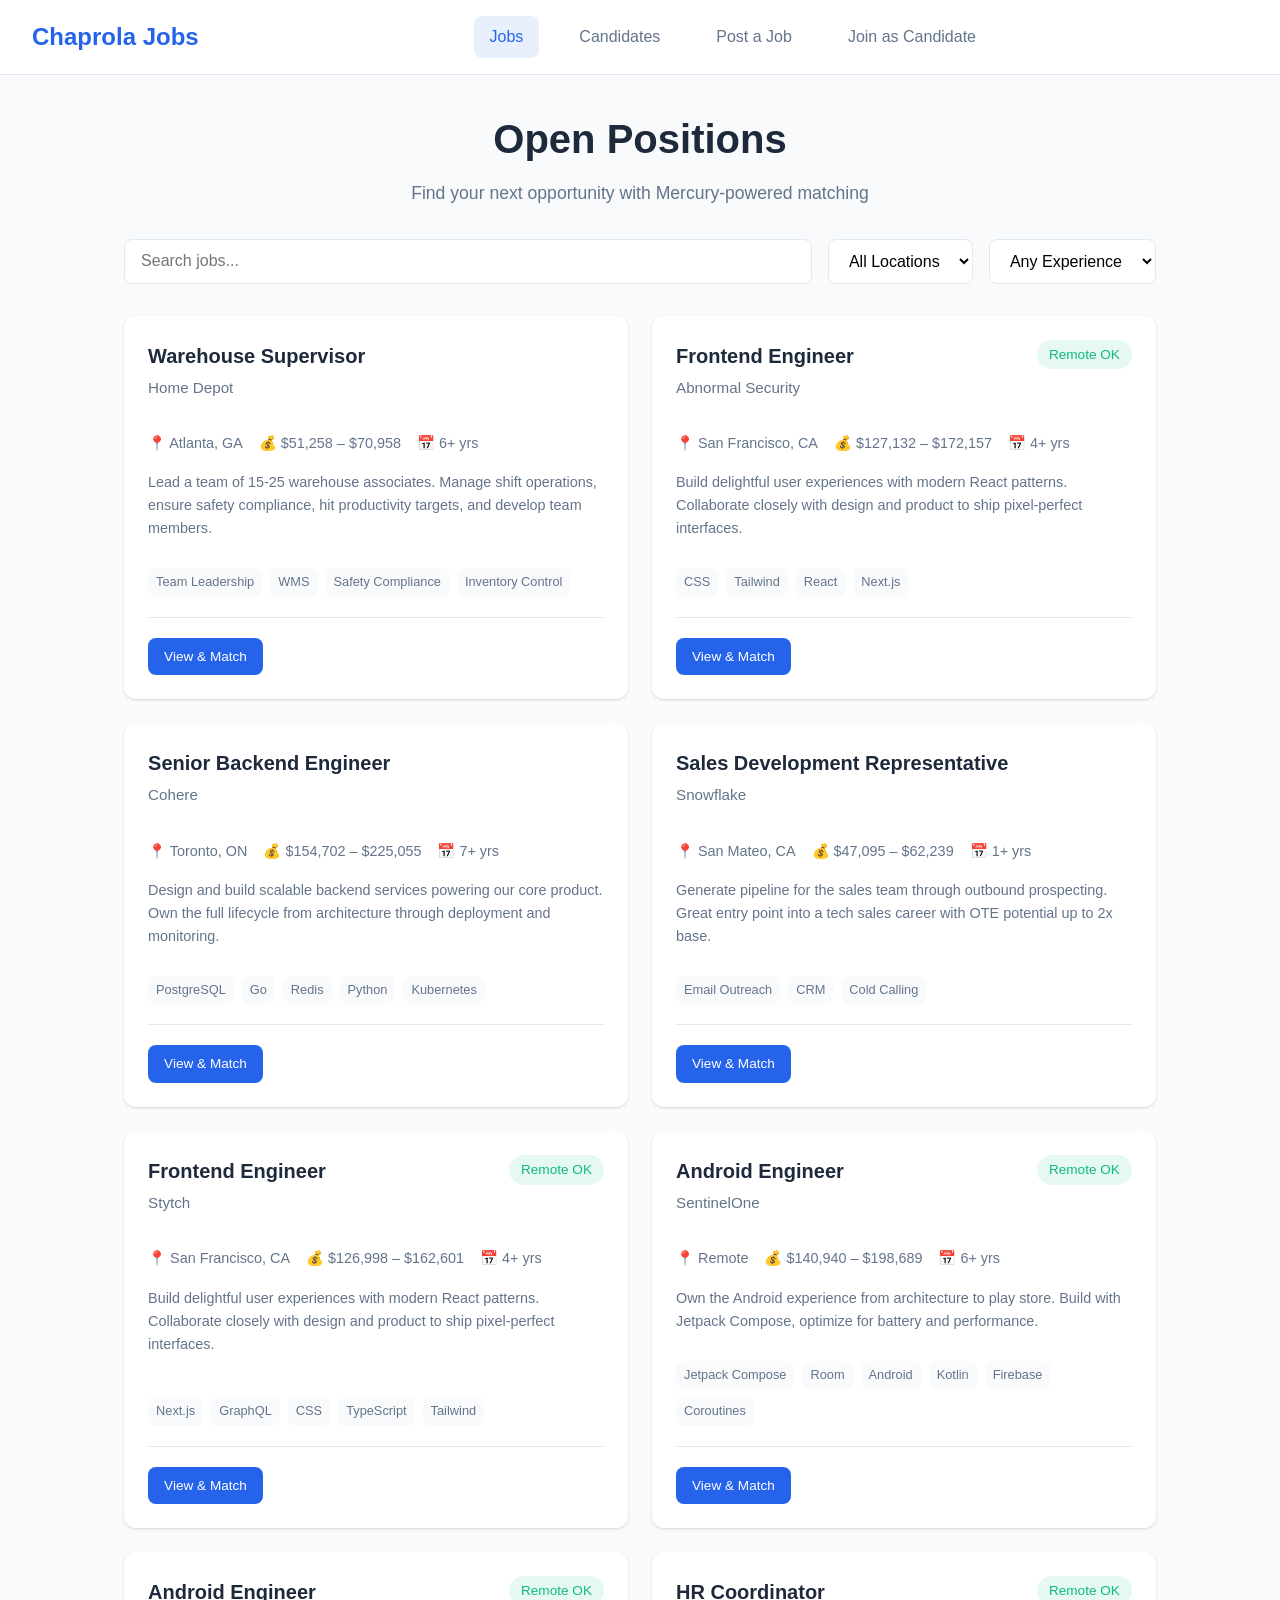
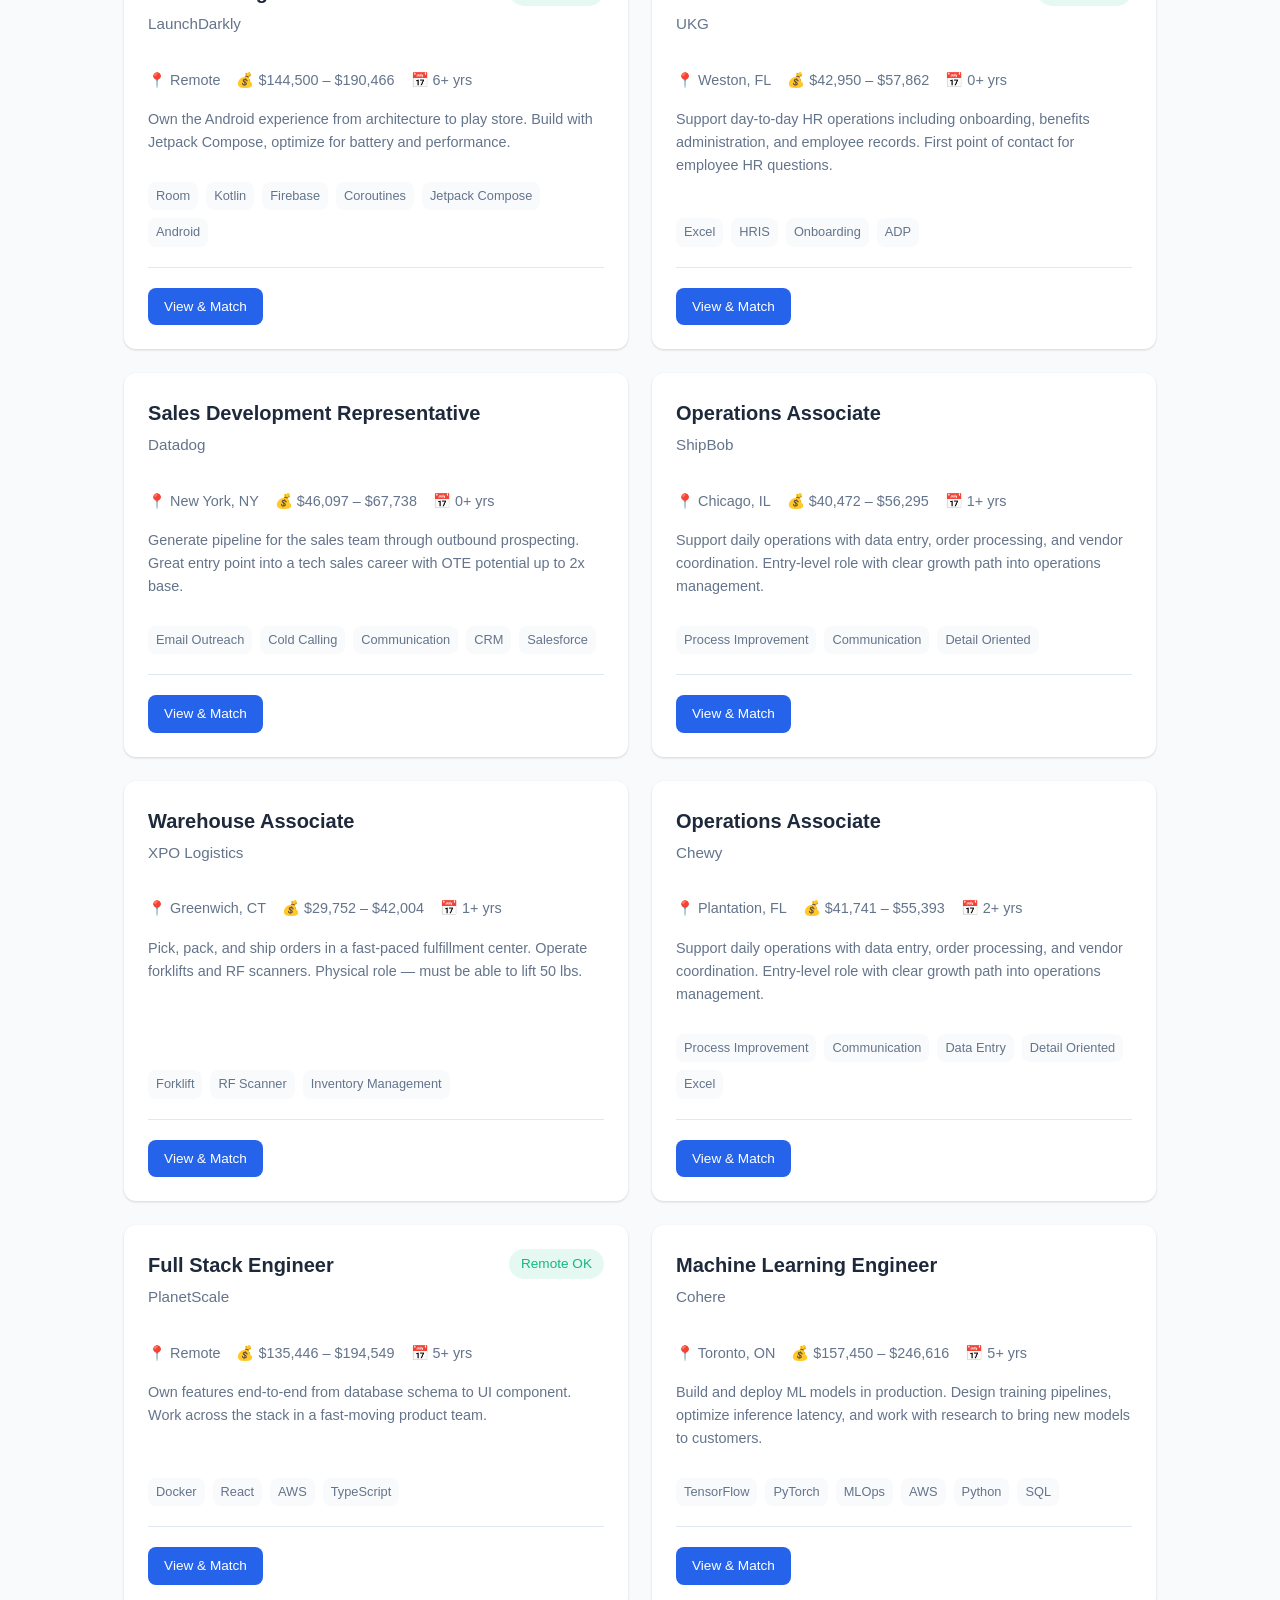
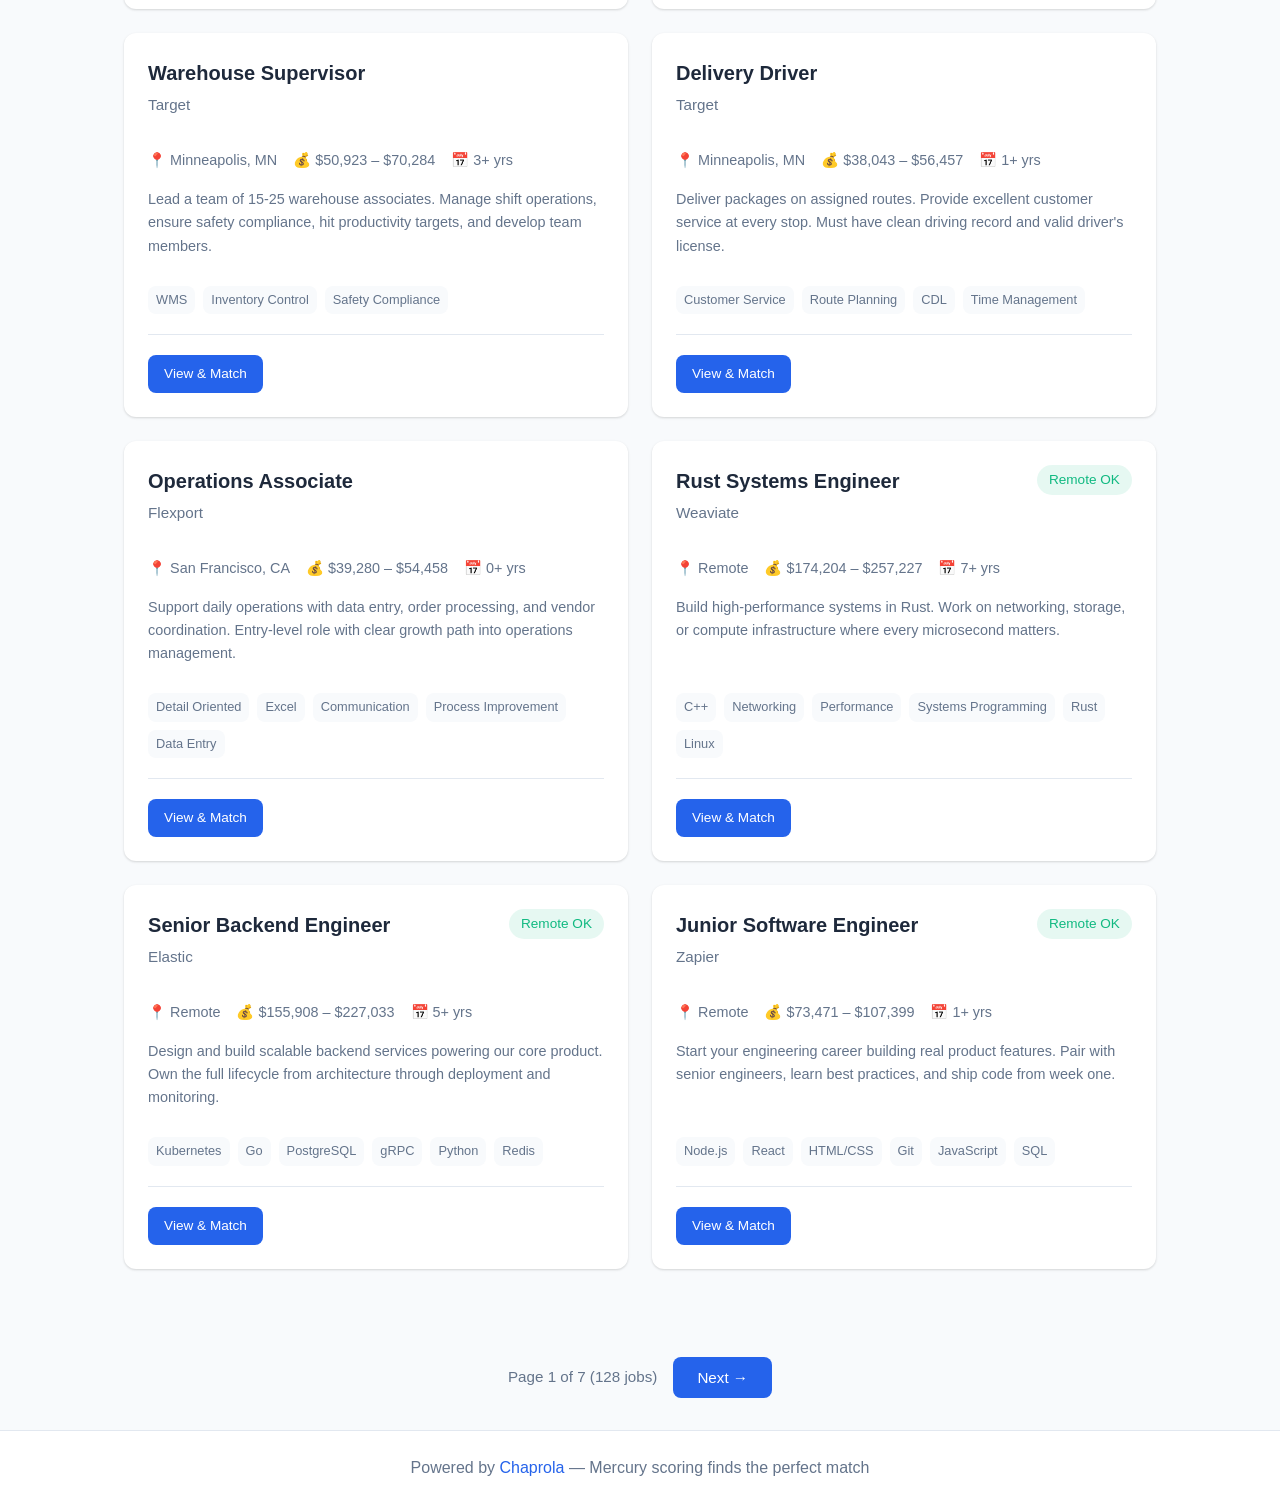
<file: frontend/index.html>
<!DOCTYPE html>
<html lang="en">
<head>
    <meta charset="UTF-8">
    <meta name="viewport" content="width=device-width, initial-scale=1.0">
    <title>Chaprola Jobs - Find Your Perfect Match</title>
    <link rel="stylesheet" href="styles.css">
    <!-- chp-auth-widget: chaprola-auth.js -->
    <script src="https://chaprola.org/chaprola-auth.js"></script>
</head>
<body>
    <!-- BEGIN chp-auth-widget -->

<div id="chp-auth-bar" class="chp-auth-bar" aria-label="Account">
  <span id="chp-auth-identity" class="chp-auth-identity" hidden></span>
  <button id="chp-auth-login-btn" class="chp-auth-btn chp-auth-btn--primary" type="button" hidden>Log in</button>
  <button id="chp-auth-signup-btn" class="chp-auth-btn" type="button" hidden>Sign up</button>
  <button id="chp-auth-logout-btn" class="chp-auth-btn" type="button" hidden>Log out</button>
</div>

<dialog id="chp-auth-dialog" class="chp-auth-dialog">
  <form id="chp-auth-form" method="dialog" class="chp-auth-form">
    <h2 id="chp-auth-title">Log in</h2>
    <label>
      <span>Email</span>
      <input id="chp-auth-email" type="email" autocomplete="username" required>
    </label>
    <label>
      <span>Password</span>
      <input id="chp-auth-password" type="password" autocomplete="current-password" required minlength="8">
    </label>
    <label id="chp-auth-displayname-label" hidden>
      <span>Display name (optional)</span>
      <input id="chp-auth-displayname" type="text" autocomplete="nickname">
    </label>
    <div id="chp-auth-error" class="chp-auth-error" role="alert"></div>
    <div class="chp-auth-actions">
      <button value="cancel" class="chp-auth-btn">Cancel</button>
      <button id="chp-auth-submit" value="submit" class="chp-auth-btn chp-auth-btn--primary" type="submit">Log in</button>
    </div>
  </form>
</dialog>

<style>
  .chp-auth-bar {
    position: fixed;
    top: 0.75rem;
    right: 0.75rem;
    z-index: 9999;
    display: flex;
    gap: 0.5rem;
    align-items: center;
    font: 14px/1.3 -apple-system, BlinkMacSystemFont, "Segoe UI", Roboto, sans-serif;
  }
  .chp-auth-identity {
    padding: 0.2rem 0.6rem;
    color: #94a3b8;
    font-size: 0.85rem;
  }
  .chp-auth-btn {
    padding: 0.35rem 0.85rem;
    border: 1px solid #334155;
    background: #0f172a;
    color: #e2e8f0;
    border-radius: 6px;
    cursor: pointer;
    font: inherit;
  }
  .chp-auth-btn:hover { background: #1e293b; }
  .chp-auth-btn--primary {
    background: #2563eb;
    border-color: #2563eb;
    color: white;
  }
  .chp-auth-btn--primary:hover { background: #1d4ed8; }
  .chp-auth-dialog {
    max-width: 360px;
    border: 1px solid #334155;
    background: #0b1220;
    color: #e2e8f0;
    border-radius: 10px;
    padding: 1.25rem;
    font: 14px/1.5 -apple-system, BlinkMacSystemFont, "Segoe UI", Roboto, sans-serif;
  }
  .chp-auth-dialog::backdrop { background: rgba(0,0,0,0.5); }
  .chp-auth-form h2 { margin: 0 0 0.75rem; font-size: 1.25rem; color: #f1f5f9; }
  .chp-auth-form label { display: block; margin: 0.5rem 0; }
  .chp-auth-form label span { display: block; font-size: 0.85rem; color: #94a3b8; margin-bottom: 0.2rem; }
  .chp-auth-form input {
    width: 100%;
    padding: 0.5rem 0.7rem;
    border: 1px solid #334155;
    background: #0f172a;
    color: #e2e8f0;
    border-radius: 6px;
    font: inherit;
    box-sizing: border-box;
  }
  .chp-auth-error {
    min-height: 1.2em;
    color: #fca5a5;
    font-size: 0.85rem;
    margin-top: 0.5rem;
  }
  .chp-auth-actions {
    display: flex;
    justify-content: flex-end;
    gap: 0.5rem;
    margin-top: 0.75rem;
  }
</style>

<script>
(function () {
  var bar = document.getElementById('chp-auth-bar');
  var identity = document.getElementById('chp-auth-identity');
  var loginBtn = document.getElementById('chp-auth-login-btn');
  var signupBtn = document.getElementById('chp-auth-signup-btn');
  var logoutBtn = document.getElementById('chp-auth-logout-btn');
  var dialog = document.getElementById('chp-auth-dialog');
  var form = document.getElementById('chp-auth-form');
  var title = document.getElementById('chp-auth-title');
  var submit = document.getElementById('chp-auth-submit');
  var emailIn = document.getElementById('chp-auth-email');
  var passIn = document.getElementById('chp-auth-password');
  var nameLabel = document.getElementById('chp-auth-displayname-label');
  var nameIn = document.getElementById('chp-auth-displayname');
  var errorBox = document.getElementById('chp-auth-error');
  var mode = 'login';

  function waitForAuth() {
    if (window.chaprolaAuth) return Promise.resolve();
    return new Promise(function (resolve) {
      var tries = 0;
      var timer = setInterval(function () {
        if (window.chaprolaAuth || ++tries > 50) {
          clearInterval(timer);
          resolve();
        }
      }, 100);
    });
  }

  function render() {
    var user = window.chaprolaAuth && window.chaprolaAuth.getUser();
    if (user) {
      identity.hidden = false;
      identity.textContent = user.display_name || user.email || 'signed in';
      logoutBtn.hidden = false;
      loginBtn.hidden = true;
      signupBtn.hidden = true;
    } else {
      identity.hidden = true;
      logoutBtn.hidden = true;
      loginBtn.hidden = false;
      signupBtn.hidden = false;
    }
  }

  function openDialog(nextMode) {
    mode = nextMode;
    title.textContent = mode === 'signup' ? 'Sign up' : 'Log in';
    submit.textContent = mode === 'signup' ? 'Sign up' : 'Log in';
    nameLabel.hidden = mode !== 'signup';
    errorBox.textContent = '';
    form.reset();
    dialog.showModal();
  }

  form.addEventListener('submit', async function (ev) {
    ev.preventDefault();
    errorBox.textContent = '';
    submit.disabled = true;
    try {
      var body = { email: emailIn.value.trim(), password: passIn.value };
      if (mode === 'signup') {
        var dn = nameIn.value.trim();
        if (dn) body.display_name = dn;
        await window.chaprolaAuth.signup(body);
      } else {
        await window.chaprolaAuth.login(body);
      }
      await window.chaprolaAuth.me();
      dialog.close();
      render();
    } catch (err) {
      errorBox.textContent = (err && err.message) || String(err);
    } finally {
      submit.disabled = false;
    }
  });

  loginBtn.addEventListener('click', function () { openDialog('login'); });
  signupBtn.addEventListener('click', function () { openDialog('signup'); });
  logoutBtn.addEventListener('click', async function () {
    await window.chaprolaAuth.logout();
    render();
  });

  waitForAuth().then(function () {
    if (!window.chaprolaAuth) {
      bar.style.display = 'none';
      return;
    }
    window.chaprolaAuth.onAuthChange(render);
    window.chaprolaAuth.me().catch(function () {}).finally(render);
  });
})();
</script>
    <!-- END chp-auth-widget -->
    <nav class="navbar">
        <div class="nav-brand">
            <a href="./">Chaprola Jobs</a>
        </div>
        <div class="nav-links">
            <a href="./" class="active">Jobs</a>
            <a href="candidates.html">Candidates</a>
            <a href="post-job.html">Post a Job</a>
            <a href="post-candidate.html">Join as Candidate</a>
        </div>
    </nav>

    <main class="container">
        <header class="page-header">
            <h1>Open Positions</h1>
            <p class="subtitle">Find your next opportunity with Mercury-powered matching</p>
        </header>

        <div class="filters">
            <input type="text" id="search" placeholder="Search jobs..." class="search-input">
            <select id="remote-filter" class="filter-select">
                <option value="">All Locations</option>
                <option value="true">Remote OK</option>
                <option value="false">On-site Only</option>
            </select>
            <select id="exp-filter" class="filter-select">
                <option value="">Any Experience</option>
                <option value="1-2">1-2 years</option>
                <option value="3-4">3-4 years</option>
                <option value="5+">5+ years</option>
            </select>
        </div>

        <div id="jobs-list" class="cards-grid">
            <div class="loading">Loading jobs...</div>
        </div>
    </main>

    <footer class="footer">
        <p>Powered by <a href="https://chaprola.org" target="_blank">Chaprola</a> &mdash; Mercury scoring finds the perfect match</p>
    </footer>

    <script src="api.js?v=20260424-r3"></script>
    <script src="jobs.js?v=20260424-r3"></script>
</body>
</html>
</file>
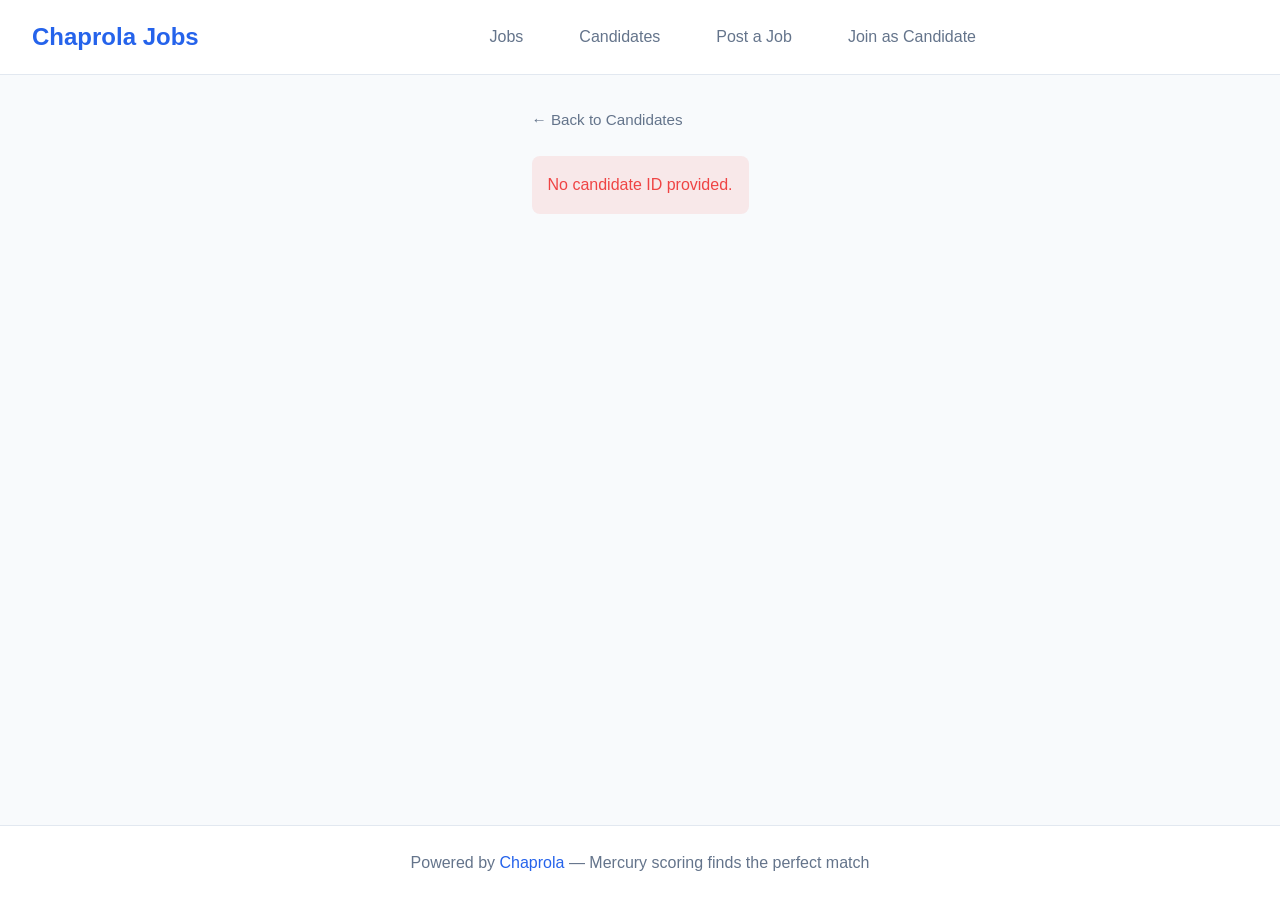
<file: frontend/candidate.html>
<!DOCTYPE html>
<html lang="en">
<head>
    <meta charset="UTF-8">
    <meta name="viewport" content="width=device-width, initial-scale=1.0">
    <title>Candidate Detail - Chaprola Jobs</title>
    <link rel="stylesheet" href="styles.css">
    <!-- chp-auth-widget: chaprola-auth.js -->
    <script src="https://chaprola.org/chaprola-auth.js"></script>
</head>
<body>
    <!-- BEGIN chp-auth-widget -->

<div id="chp-auth-bar" class="chp-auth-bar" aria-label="Account">
  <span id="chp-auth-identity" class="chp-auth-identity" hidden></span>
  <button id="chp-auth-login-btn" class="chp-auth-btn chp-auth-btn--primary" type="button" hidden>Log in</button>
  <button id="chp-auth-signup-btn" class="chp-auth-btn" type="button" hidden>Sign up</button>
  <button id="chp-auth-logout-btn" class="chp-auth-btn" type="button" hidden>Log out</button>
</div>

<dialog id="chp-auth-dialog" class="chp-auth-dialog">
  <form id="chp-auth-form" method="dialog" class="chp-auth-form">
    <h2 id="chp-auth-title">Log in</h2>
    <label>
      <span>Email</span>
      <input id="chp-auth-email" type="email" autocomplete="username" required>
    </label>
    <label>
      <span>Password</span>
      <input id="chp-auth-password" type="password" autocomplete="current-password" required minlength="8">
    </label>
    <label id="chp-auth-displayname-label" hidden>
      <span>Display name (optional)</span>
      <input id="chp-auth-displayname" type="text" autocomplete="nickname">
    </label>
    <div id="chp-auth-error" class="chp-auth-error" role="alert"></div>
    <div class="chp-auth-actions">
      <button value="cancel" class="chp-auth-btn">Cancel</button>
      <button id="chp-auth-submit" value="submit" class="chp-auth-btn chp-auth-btn--primary" type="submit">Log in</button>
    </div>
  </form>
</dialog>

<style>
  .chp-auth-bar {
    position: fixed;
    top: 0.75rem;
    right: 0.75rem;
    z-index: 9999;
    display: flex;
    gap: 0.5rem;
    align-items: center;
    font: 14px/1.3 -apple-system, BlinkMacSystemFont, "Segoe UI", Roboto, sans-serif;
  }
  .chp-auth-identity {
    padding: 0.2rem 0.6rem;
    color: #94a3b8;
    font-size: 0.85rem;
  }
  .chp-auth-btn {
    padding: 0.35rem 0.85rem;
    border: 1px solid #334155;
    background: #0f172a;
    color: #e2e8f0;
    border-radius: 6px;
    cursor: pointer;
    font: inherit;
  }
  .chp-auth-btn:hover { background: #1e293b; }
  .chp-auth-btn--primary {
    background: #2563eb;
    border-color: #2563eb;
    color: white;
  }
  .chp-auth-btn--primary:hover { background: #1d4ed8; }
  .chp-auth-dialog {
    max-width: 360px;
    border: 1px solid #334155;
    background: #0b1220;
    color: #e2e8f0;
    border-radius: 10px;
    padding: 1.25rem;
    font: 14px/1.5 -apple-system, BlinkMacSystemFont, "Segoe UI", Roboto, sans-serif;
  }
  .chp-auth-dialog::backdrop { background: rgba(0,0,0,0.5); }
  .chp-auth-form h2 { margin: 0 0 0.75rem; font-size: 1.25rem; color: #f1f5f9; }
  .chp-auth-form label { display: block; margin: 0.5rem 0; }
  .chp-auth-form label span { display: block; font-size: 0.85rem; color: #94a3b8; margin-bottom: 0.2rem; }
  .chp-auth-form input {
    width: 100%;
    padding: 0.5rem 0.7rem;
    border: 1px solid #334155;
    background: #0f172a;
    color: #e2e8f0;
    border-radius: 6px;
    font: inherit;
    box-sizing: border-box;
  }
  .chp-auth-error {
    min-height: 1.2em;
    color: #fca5a5;
    font-size: 0.85rem;
    margin-top: 0.5rem;
  }
  .chp-auth-actions {
    display: flex;
    justify-content: flex-end;
    gap: 0.5rem;
    margin-top: 0.75rem;
  }
</style>

<script>
(function () {
  var bar = document.getElementById('chp-auth-bar');
  var identity = document.getElementById('chp-auth-identity');
  var loginBtn = document.getElementById('chp-auth-login-btn');
  var signupBtn = document.getElementById('chp-auth-signup-btn');
  var logoutBtn = document.getElementById('chp-auth-logout-btn');
  var dialog = document.getElementById('chp-auth-dialog');
  var form = document.getElementById('chp-auth-form');
  var title = document.getElementById('chp-auth-title');
  var submit = document.getElementById('chp-auth-submit');
  var emailIn = document.getElementById('chp-auth-email');
  var passIn = document.getElementById('chp-auth-password');
  var nameLabel = document.getElementById('chp-auth-displayname-label');
  var nameIn = document.getElementById('chp-auth-displayname');
  var errorBox = document.getElementById('chp-auth-error');
  var mode = 'login';

  function waitForAuth() {
    if (window.chaprolaAuth) return Promise.resolve();
    return new Promise(function (resolve) {
      var tries = 0;
      var timer = setInterval(function () {
        if (window.chaprolaAuth || ++tries > 50) {
          clearInterval(timer);
          resolve();
        }
      }, 100);
    });
  }

  function render() {
    var user = window.chaprolaAuth && window.chaprolaAuth.getUser();
    if (user) {
      identity.hidden = false;
      identity.textContent = user.display_name || user.email || 'signed in';
      logoutBtn.hidden = false;
      loginBtn.hidden = true;
      signupBtn.hidden = true;
    } else {
      identity.hidden = true;
      logoutBtn.hidden = true;
      loginBtn.hidden = false;
      signupBtn.hidden = false;
    }
  }

  function openDialog(nextMode) {
    mode = nextMode;
    title.textContent = mode === 'signup' ? 'Sign up' : 'Log in';
    submit.textContent = mode === 'signup' ? 'Sign up' : 'Log in';
    nameLabel.hidden = mode !== 'signup';
    errorBox.textContent = '';
    form.reset();
    dialog.showModal();
  }

  form.addEventListener('submit', async function (ev) {
    ev.preventDefault();
    errorBox.textContent = '';
    submit.disabled = true;
    try {
      var body = { email: emailIn.value.trim(), password: passIn.value };
      if (mode === 'signup') {
        var dn = nameIn.value.trim();
        if (dn) body.display_name = dn;
        await window.chaprolaAuth.signup(body);
      } else {
        await window.chaprolaAuth.login(body);
      }
      await window.chaprolaAuth.me();
      dialog.close();
      render();
    } catch (err) {
      errorBox.textContent = (err && err.message) || String(err);
    } finally {
      submit.disabled = false;
    }
  });

  loginBtn.addEventListener('click', function () { openDialog('login'); });
  signupBtn.addEventListener('click', function () { openDialog('signup'); });
  logoutBtn.addEventListener('click', async function () {
    await window.chaprolaAuth.logout();
    render();
  });

  waitForAuth().then(function () {
    if (!window.chaprolaAuth) {
      bar.style.display = 'none';
      return;
    }
    window.chaprolaAuth.onAuthChange(render);
    window.chaprolaAuth.me().catch(function () {}).finally(render);
  });
})();
</script>
    <!-- END chp-auth-widget -->
    <nav class="navbar">
        <div class="nav-brand"><a href="./">Chaprola Jobs</a></div>
        <div class="nav-links">
            <a href="./">Jobs</a>
            <a href="candidates.html">Candidates</a>
            <a href="post-job.html">Post a Job</a>
            <a href="post-candidate.html">Join as Candidate</a>
        </div>
    </nav>
    <main class="container">
        <a href="candidates.html" class="back-link">&larr; Back to Candidates</a>
        <div id="cand-detail" class="detail-container">
            <div class="loading">Loading candidate...</div>
        </div>
    </main>
    <footer class="footer">
        <p>Powered by <a href="https://chaprola.org" target="_blank">Chaprola</a> &mdash; Mercury scoring finds the perfect match</p>
    </footer>
    <script src="api.js?v=20260424-r3"></script>
    <script>
    document.addEventListener('DOMContentLoaded', async () => {
        const container = document.getElementById('cand-detail');
        const candId = getParam('id');
        if (!candId) { container.innerHTML = '<div class="error">No candidate ID provided.</div>'; return; }

        try {
            const c = await getCandidate(candId);
            if (!c) { container.innerHTML = '<div class="error">Candidate not found.</div>'; return; }
            document.title = `${c.name} - Chaprola Jobs`;

            container.innerHTML = `
                <div class="detail-header">
                    <div style="display:flex;justify-content:space-between;align-items:start;">
                        <div>
                            <h1 class="detail-title">${c.name}</h1>
                            <div class="detail-subtitle">${c.headline || ''}</div>
                        </div>
                        ${c.remote_only === 'true' ? '<span class="card-badge remote" style="font-size:1rem;padding:.5rem 1rem;">Remote Only</span>' : ''}
                    </div>
                    <div class="detail-meta">
                        <span>📍 ${c.location}</span>
                        <span>💰 $${parseInt(c.desired_salary).toLocaleString()} desired</span>
                        <span>📅 ${c.experience_years} years experience</span>
                    </div>
                </div>
                <div class="detail-section">
                    <h2>Skills</h2>
                    <div class="card-skills" style="padding-top:0;">
                        ${parseSkills(c.skills).map(s => `<span class="skill-tag" style="font-size:.95rem;padding:.35rem .75rem;">${s}</span>`).join('')}
                    </div>
                </div>
                <div class="detail-section mercury-section" id="matches-section">
                    <h2>🎯 Mercury Match — Best Job Fits</h2>
                    <div id="matches-list"><div class="loading" style="color:rgba(255,255,255,.8);">Finding matching jobs...</div></div>
                </div>
            `;

            const matches = await findMatchingJobs(c);
            const matchesEl = document.getElementById('matches-list');
            if (!matches.length) {
                matchesEl.innerHTML = '<p style="opacity:.8;">No matching jobs found.</p>';
            } else {
                // Absolute percentage (Mercury scores are already
                // normalised 0-1). Don't rescale to maxScore — that
                // dressed weak result sets up as 100% by definition
                // (Vogel A1, 2026-04-23).
                matchesEl.innerHTML = matches.map(j => {
                    const pct = Math.round((j._mercury_score || 0) * 100);
                    const color = pct >= 80 ? '#10b981' : pct >= 60 ? '#f59e0b' : '#ef4444';
                    return `
                    <a href="job.html?id=${j.job_id}" class="match-card" style="text-decoration:none;color:white;">
                        <div class="match-info">
                            <div class="match-name">${j.title}</div>
                            <div class="match-detail">${j.company}</div>
                            <div class="match-detail" style="margin-top:.25rem;">${j.location} &middot; ${formatSalary(j.salary_min, j.salary_max)} &middot; ${j.experience_years}+ yrs</div>
                        </div>
                        <div class="match-score">
                            <div class="score-value" style="color:${color};">${pct}%</div>
                            <div class="score-label">match</div>
                            <div class="score-bar"><div class="score-fill" style="width:${pct}%;background:${color};"></div></div>
                        </div>
                    </a>`;
                }).join('');
            }
        } catch (e) {
            container.innerHTML = `<div class="error">Error: ${e.message}</div>`;
        }
    });
    </script>
</body>
</html>
</file>
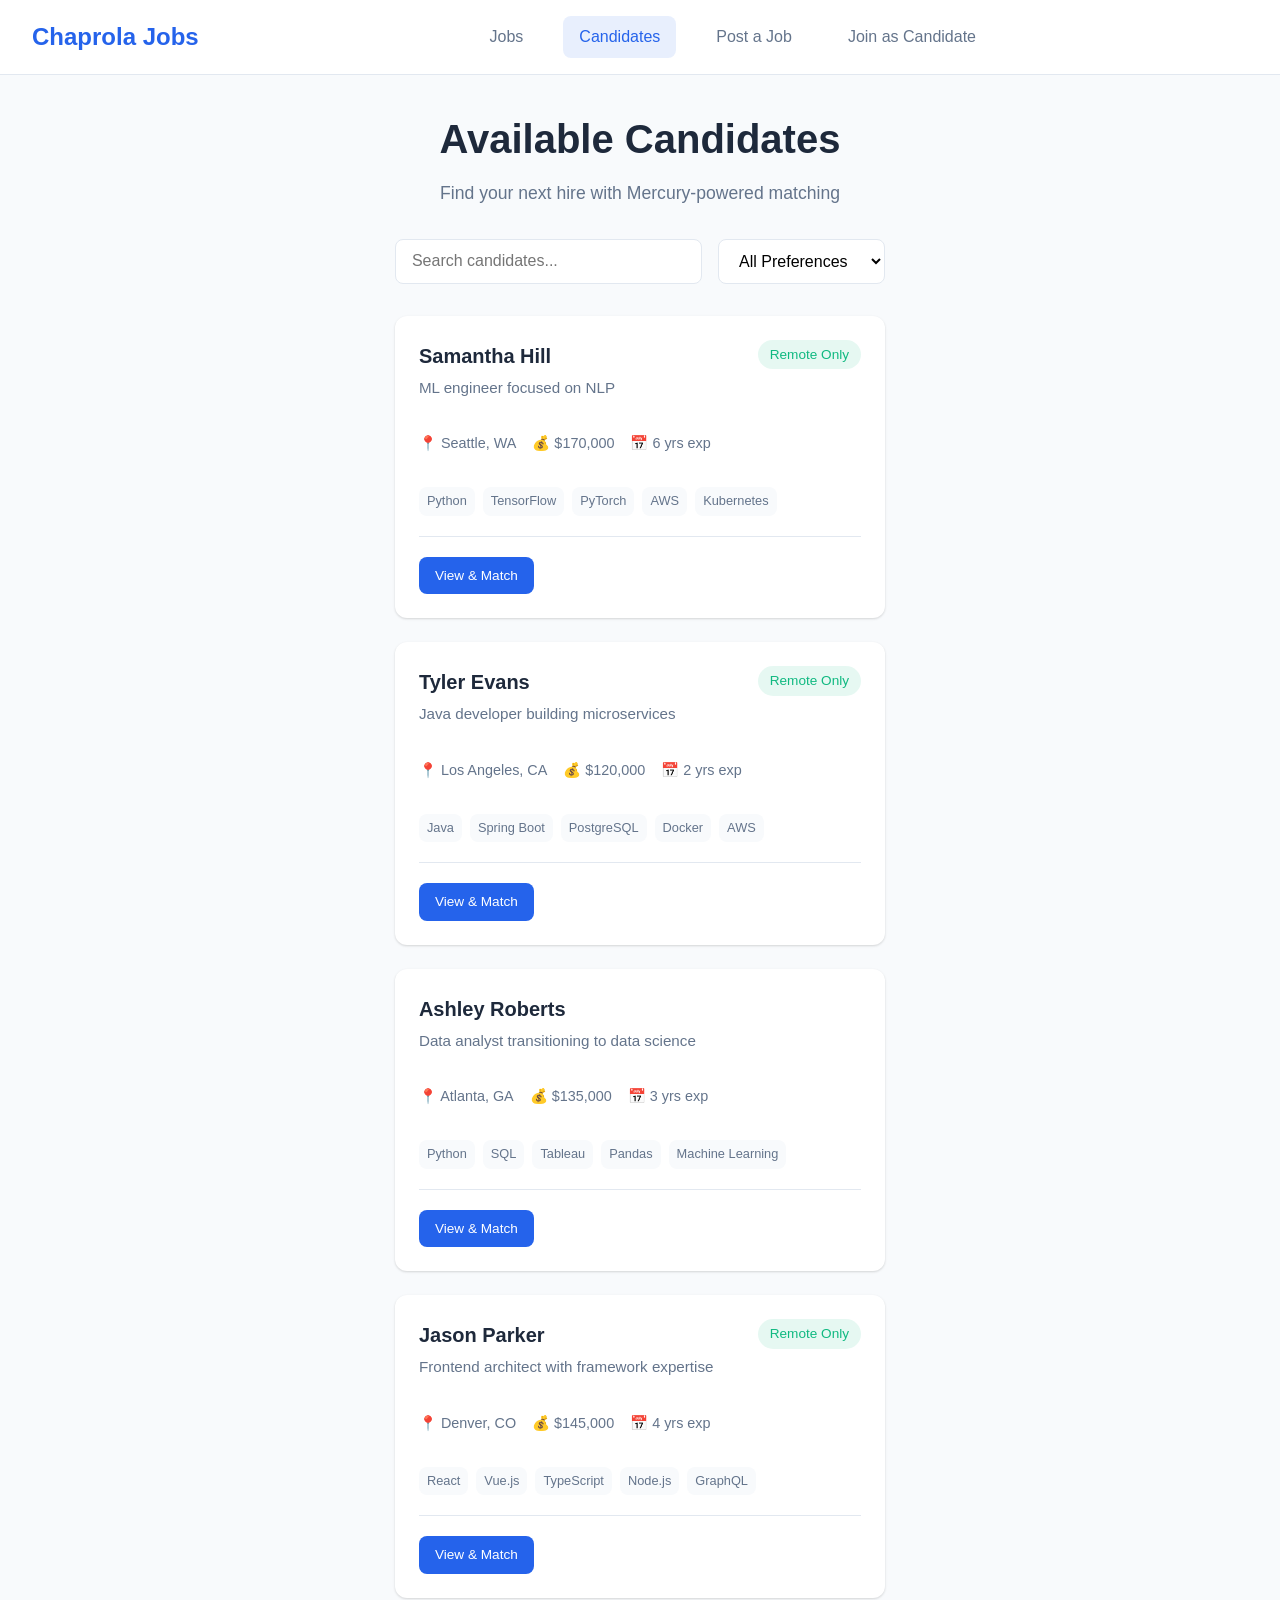
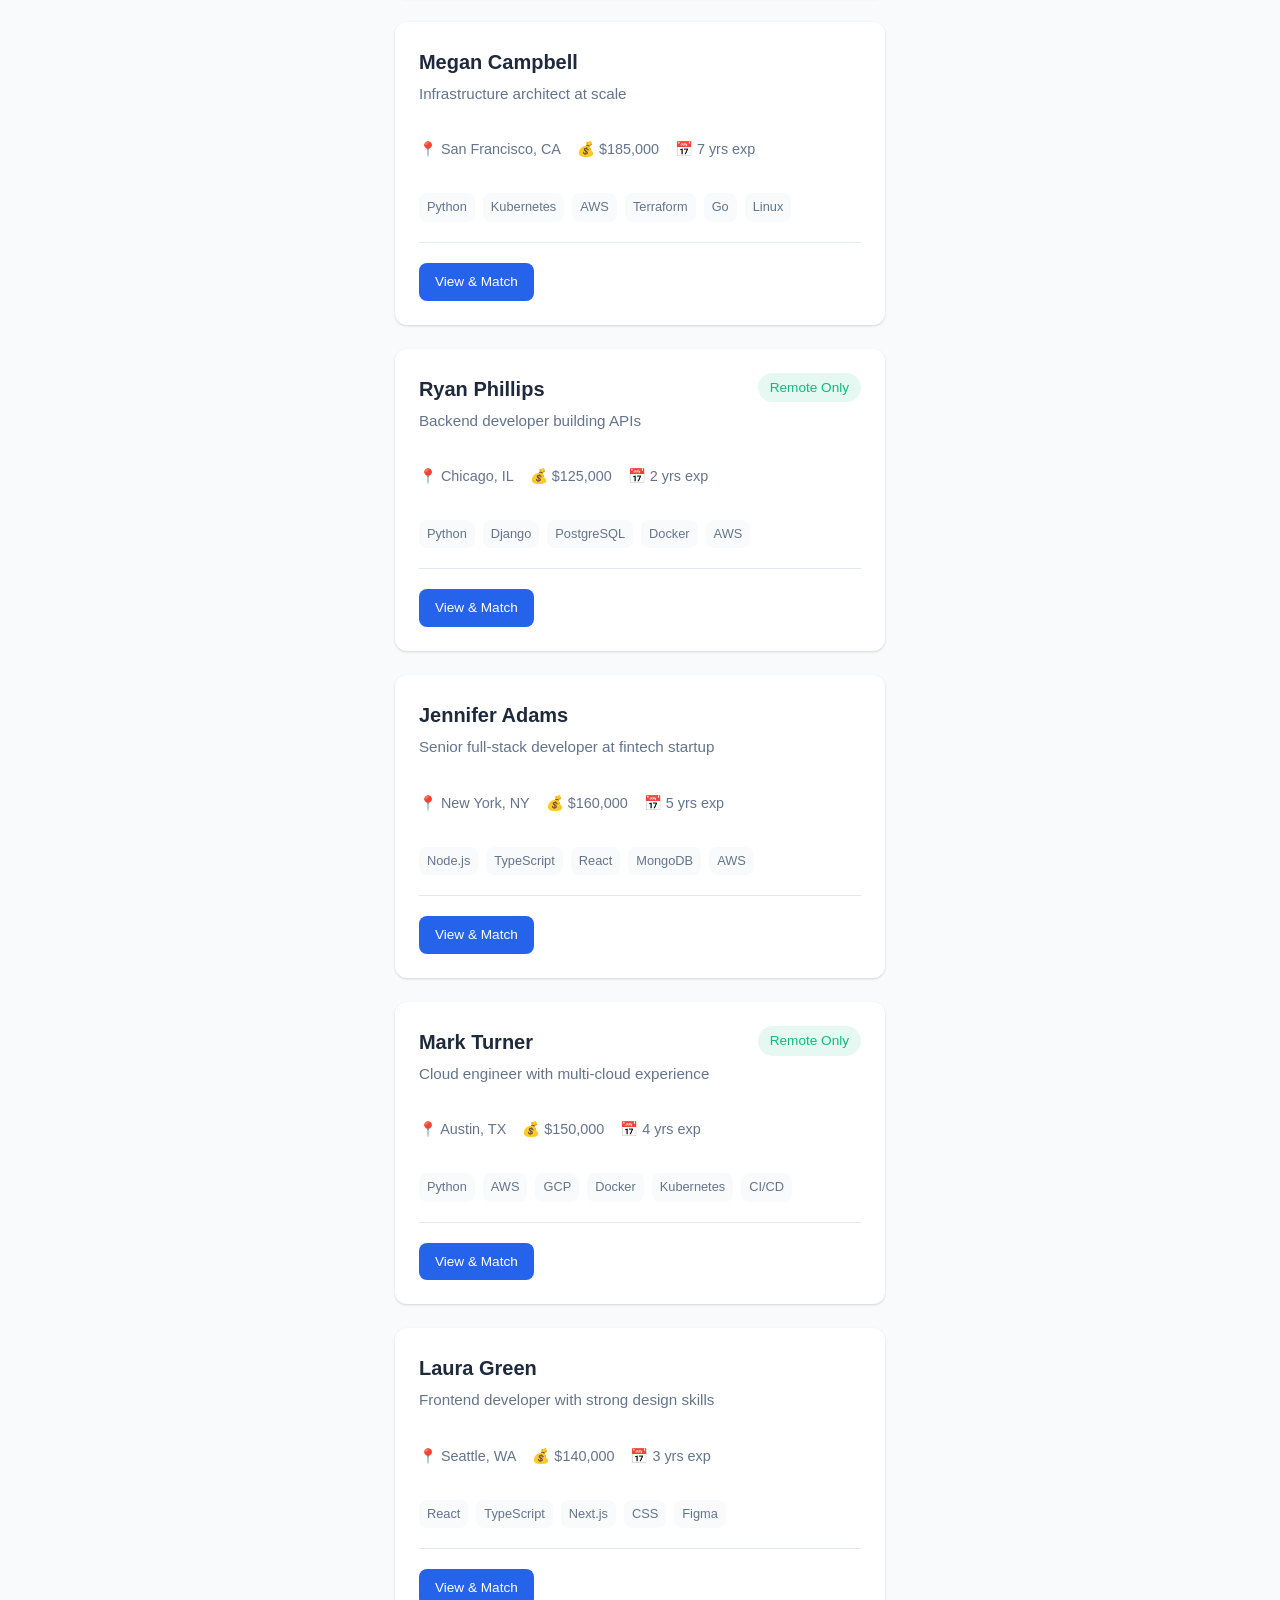
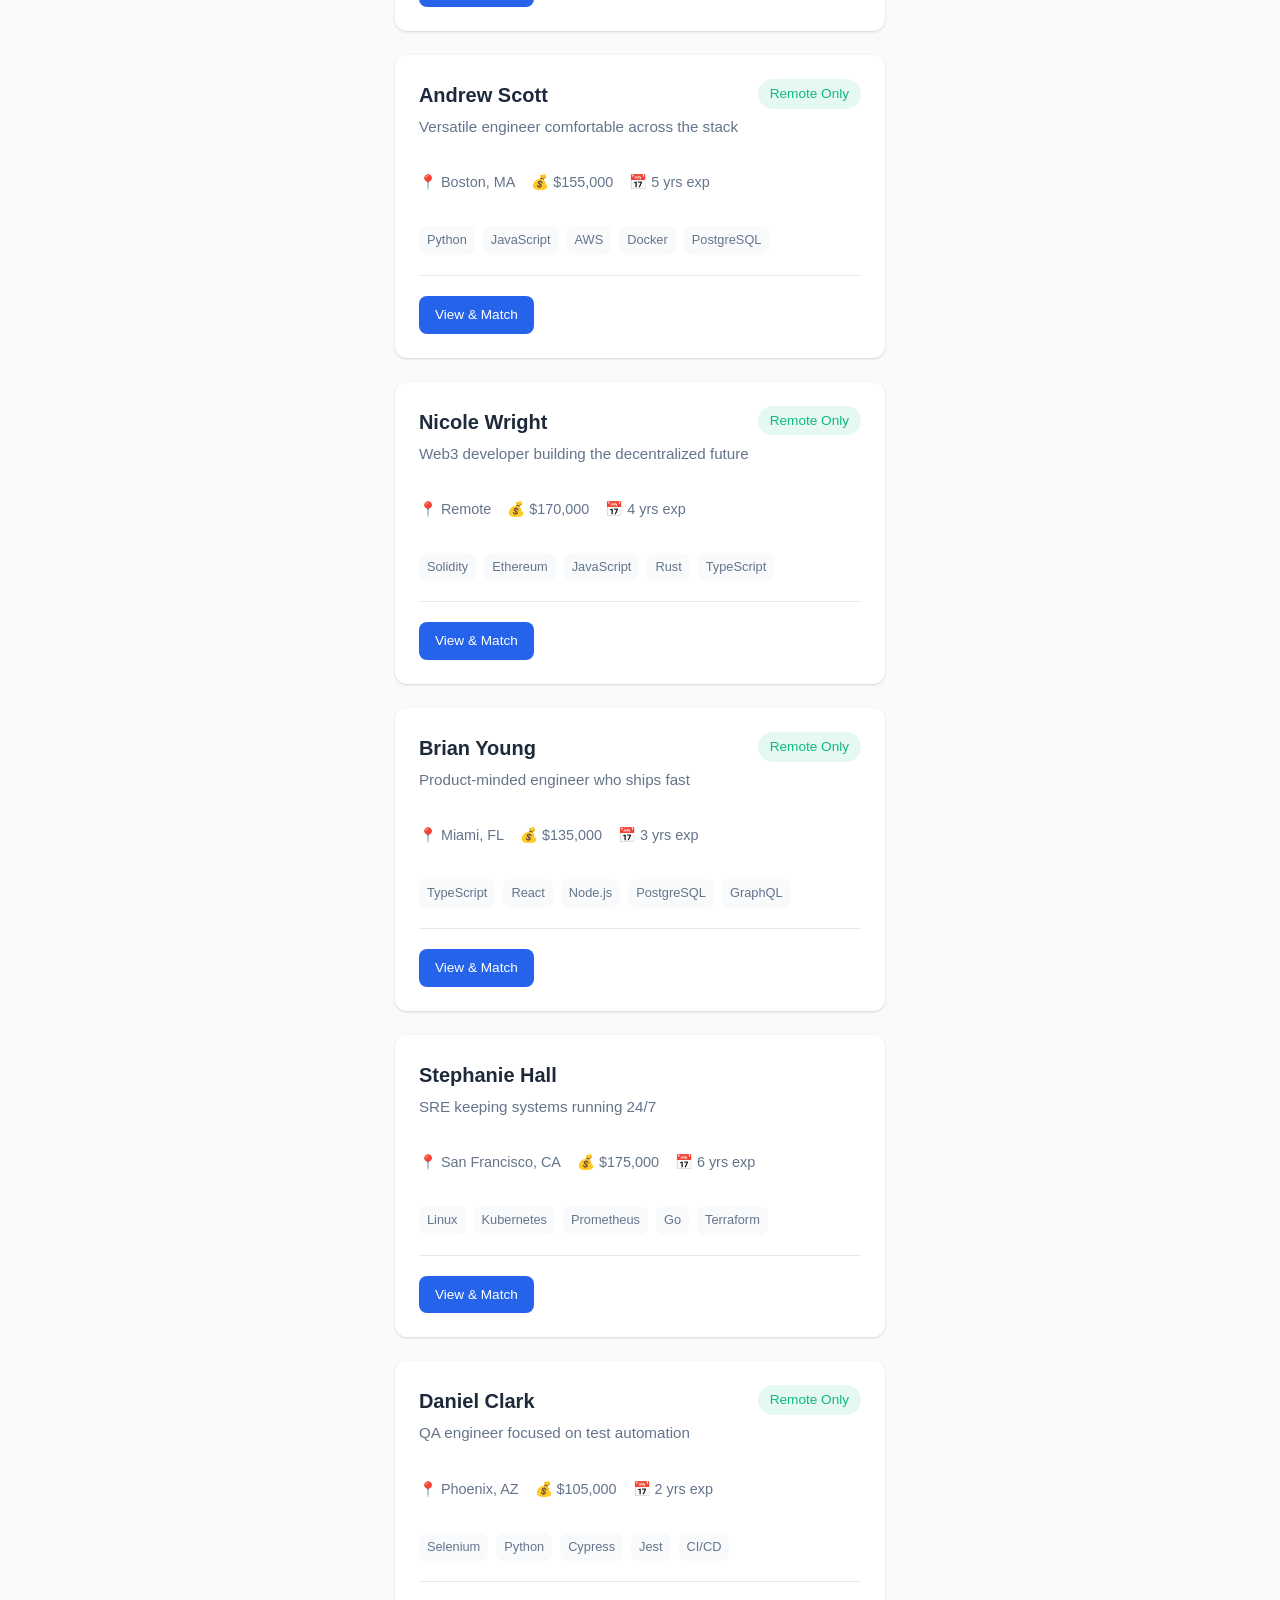
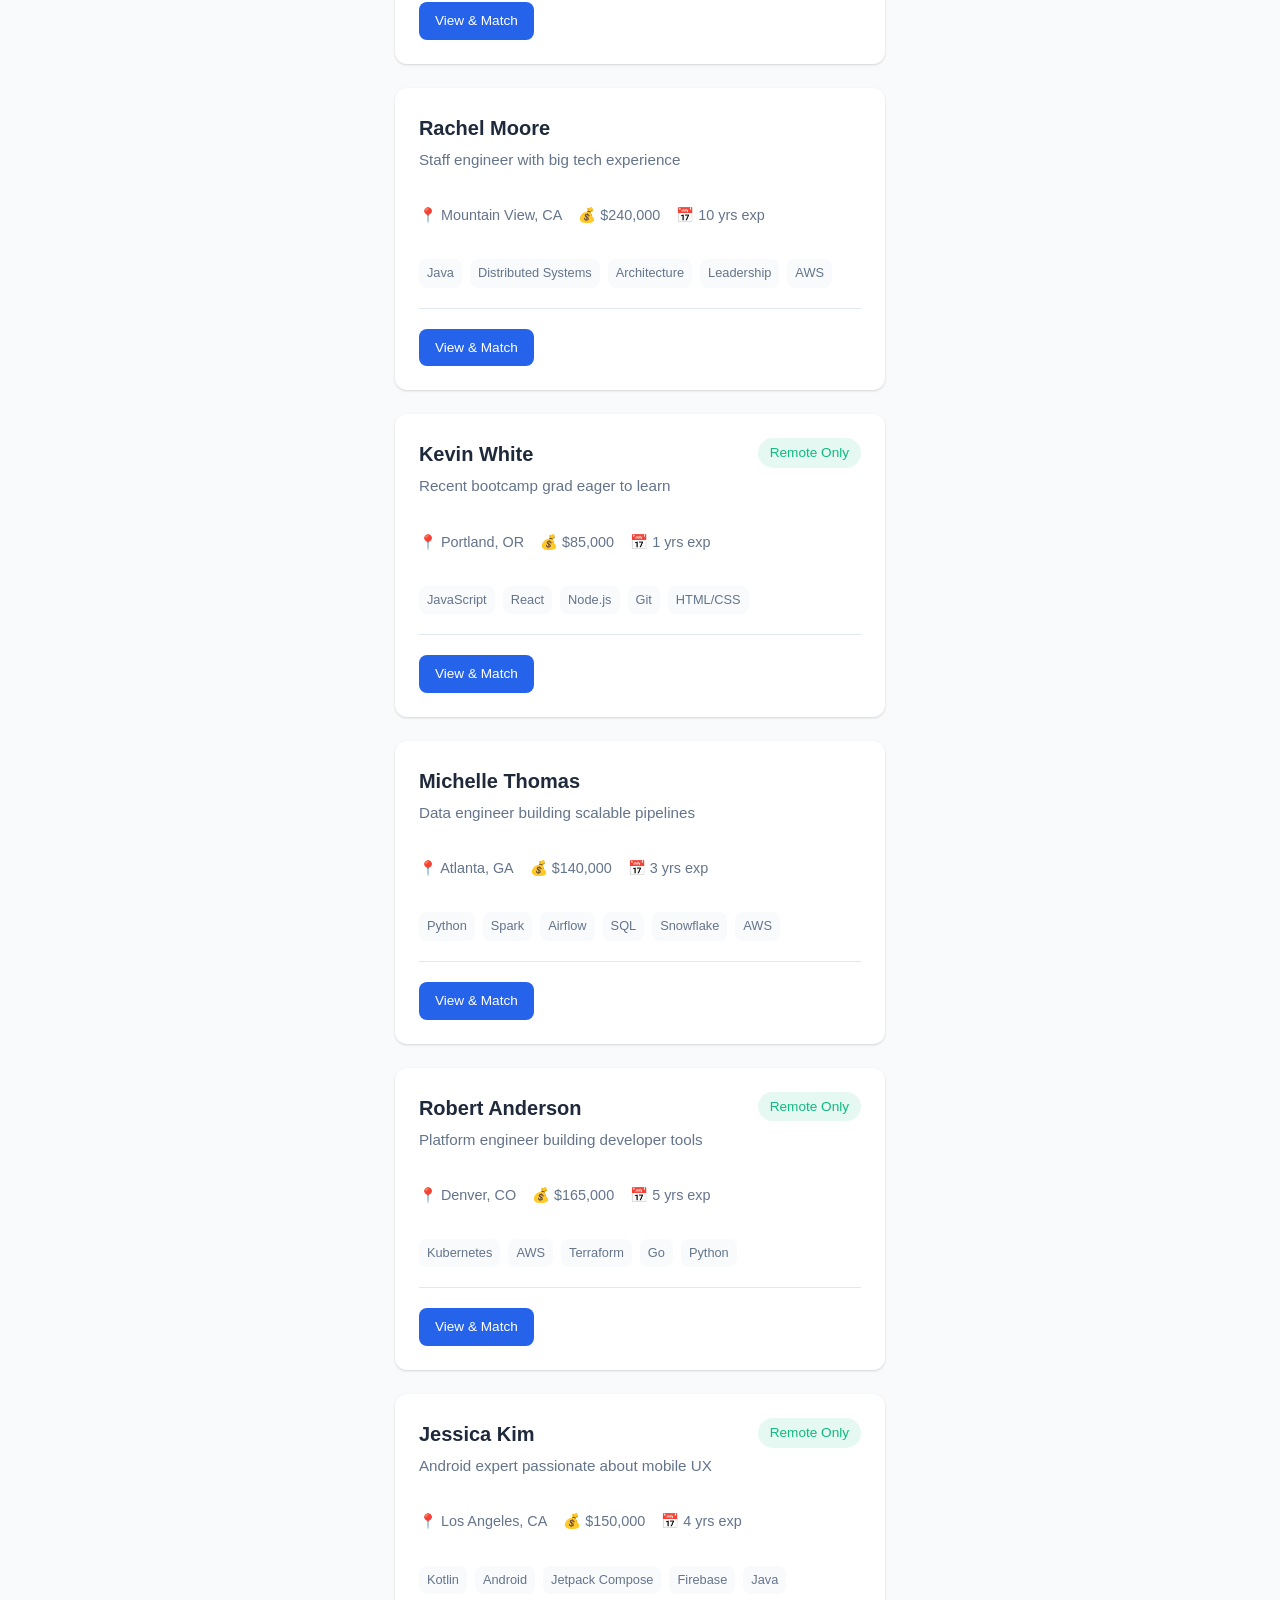
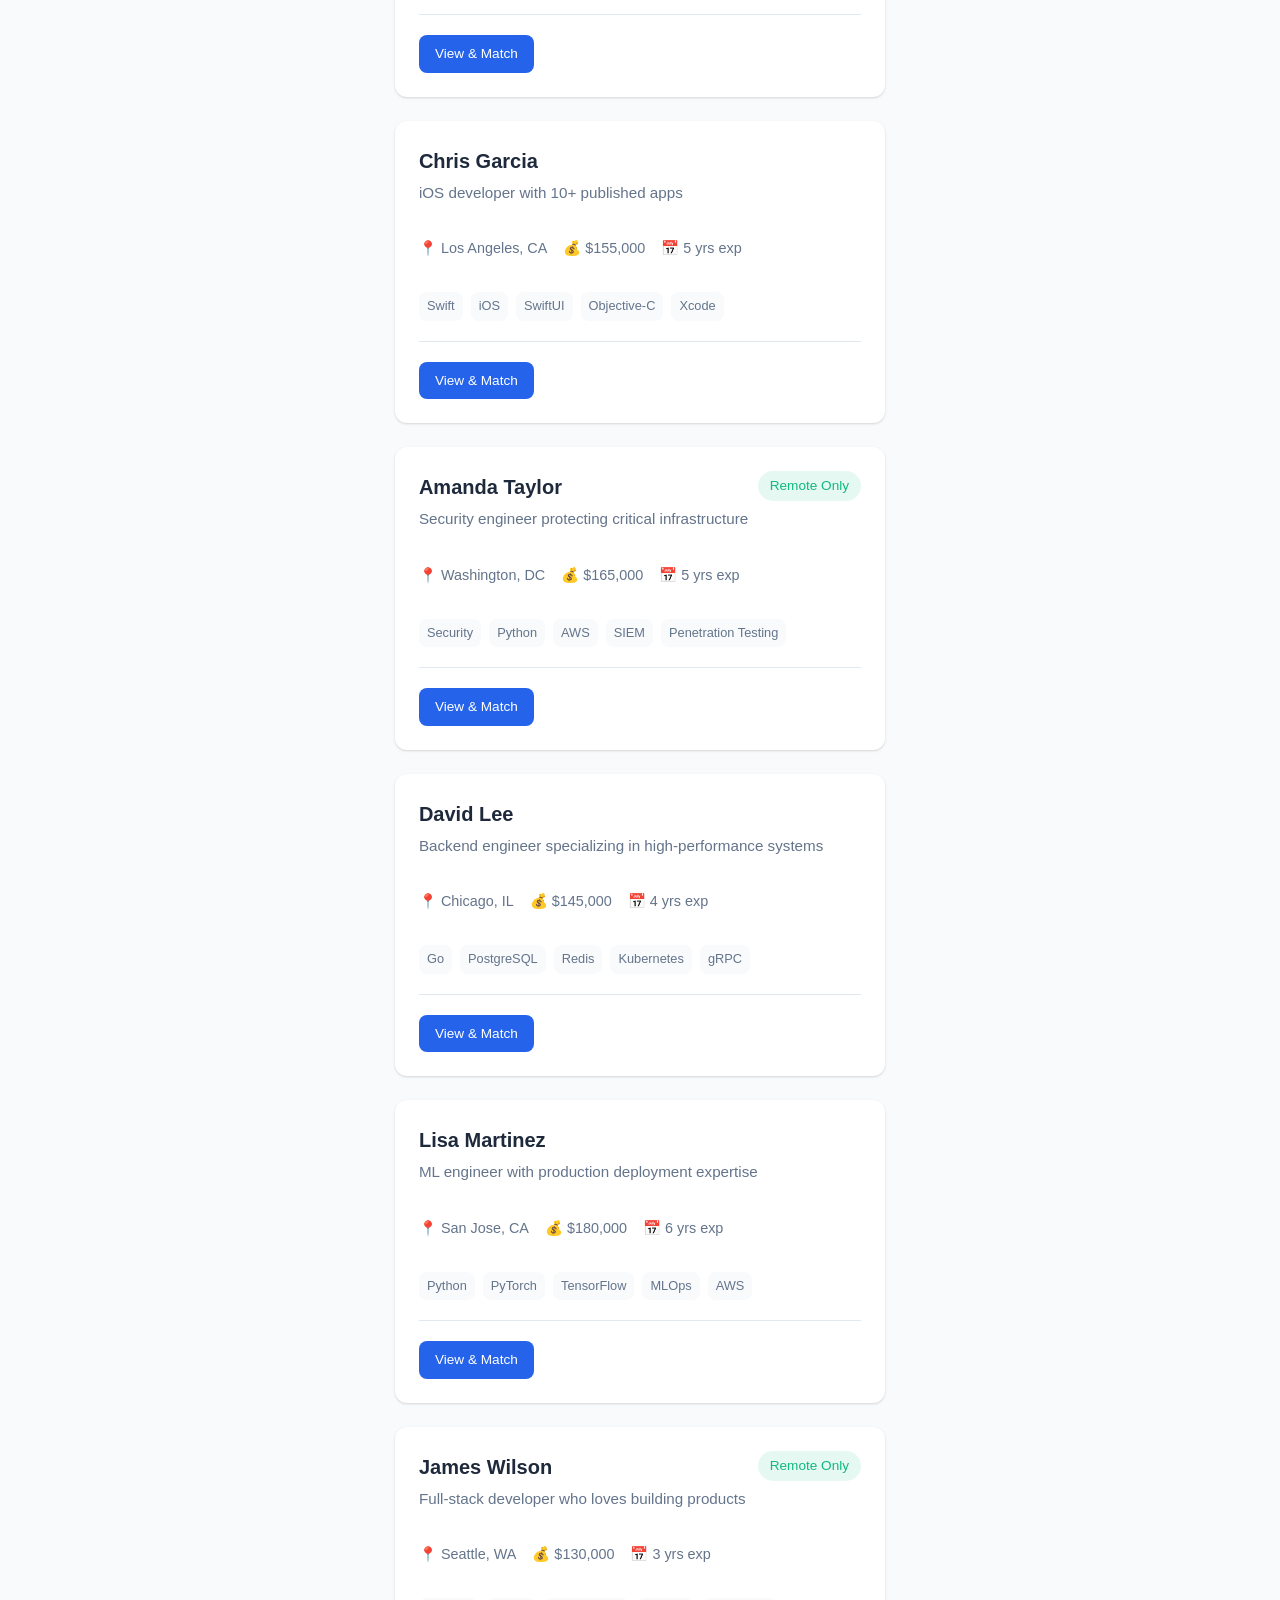
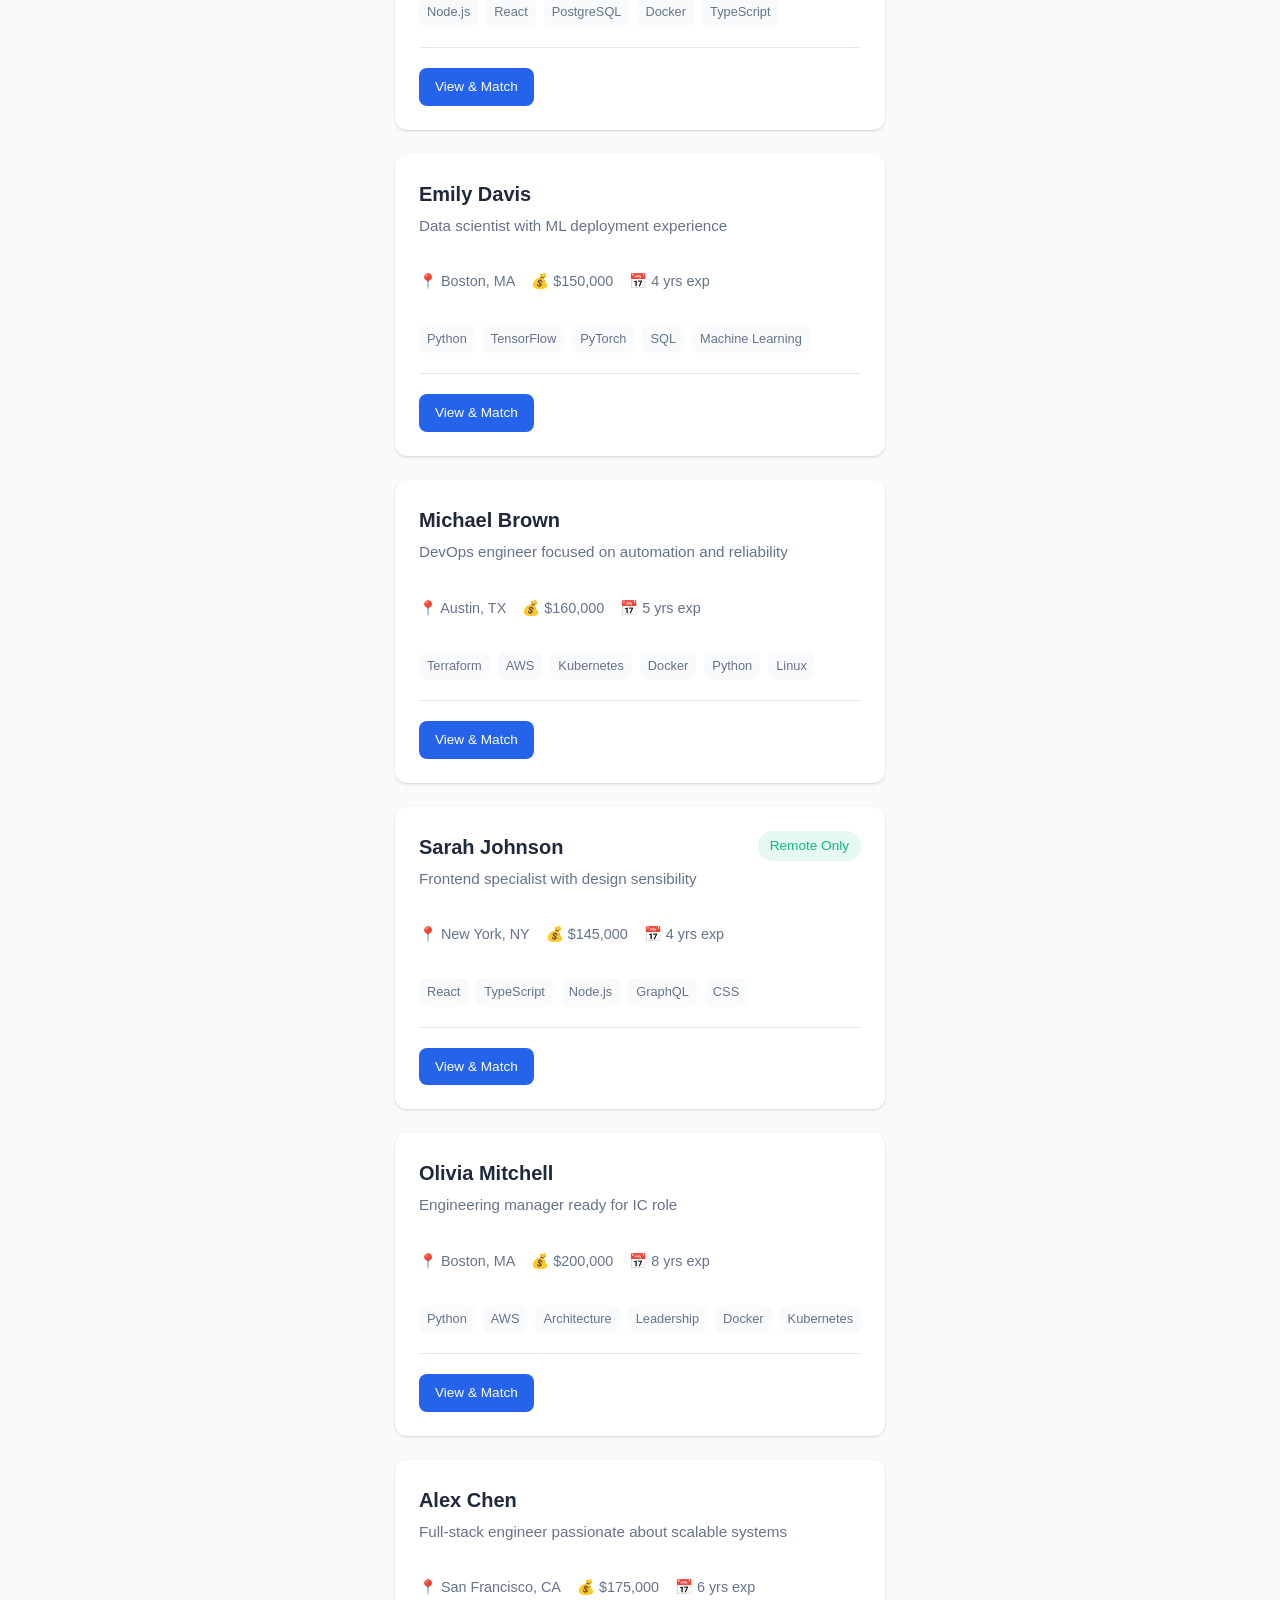
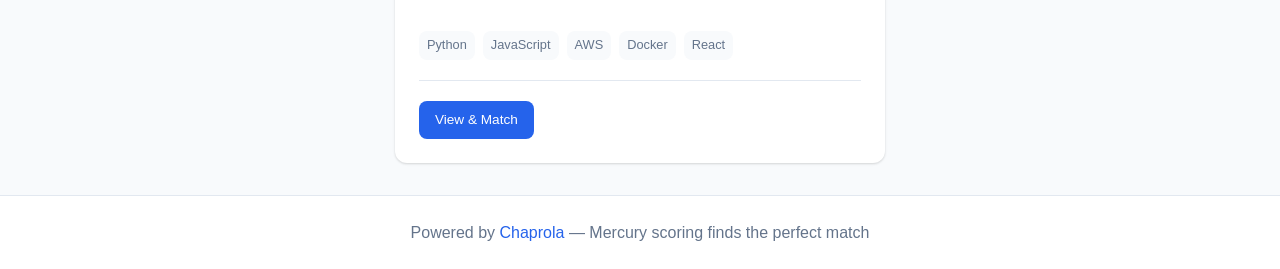
<file: frontend/candidates.html>
<!DOCTYPE html>
<html lang="en">
<head>
    <meta charset="UTF-8">
    <meta name="viewport" content="width=device-width, initial-scale=1.0">
    <title>Candidates - Chaprola Jobs</title>
    <link rel="stylesheet" href="styles.css">
    <!-- chp-auth-widget: chaprola-auth.js -->
    <script src="https://chaprola.org/chaprola-auth.js"></script>
</head>
<body>
    <!-- BEGIN chp-auth-widget -->

<div id="chp-auth-bar" class="chp-auth-bar" aria-label="Account">
  <span id="chp-auth-identity" class="chp-auth-identity" hidden></span>
  <button id="chp-auth-login-btn" class="chp-auth-btn chp-auth-btn--primary" type="button" hidden>Log in</button>
  <button id="chp-auth-signup-btn" class="chp-auth-btn" type="button" hidden>Sign up</button>
  <button id="chp-auth-logout-btn" class="chp-auth-btn" type="button" hidden>Log out</button>
</div>

<dialog id="chp-auth-dialog" class="chp-auth-dialog">
  <form id="chp-auth-form" method="dialog" class="chp-auth-form">
    <h2 id="chp-auth-title">Log in</h2>
    <label>
      <span>Email</span>
      <input id="chp-auth-email" type="email" autocomplete="username" required>
    </label>
    <label>
      <span>Password</span>
      <input id="chp-auth-password" type="password" autocomplete="current-password" required minlength="8">
    </label>
    <label id="chp-auth-displayname-label" hidden>
      <span>Display name (optional)</span>
      <input id="chp-auth-displayname" type="text" autocomplete="nickname">
    </label>
    <div id="chp-auth-error" class="chp-auth-error" role="alert"></div>
    <div class="chp-auth-actions">
      <button value="cancel" class="chp-auth-btn">Cancel</button>
      <button id="chp-auth-submit" value="submit" class="chp-auth-btn chp-auth-btn--primary" type="submit">Log in</button>
    </div>
  </form>
</dialog>

<style>
  .chp-auth-bar {
    position: fixed;
    top: 0.75rem;
    right: 0.75rem;
    z-index: 9999;
    display: flex;
    gap: 0.5rem;
    align-items: center;
    font: 14px/1.3 -apple-system, BlinkMacSystemFont, "Segoe UI", Roboto, sans-serif;
  }
  .chp-auth-identity {
    padding: 0.2rem 0.6rem;
    color: #94a3b8;
    font-size: 0.85rem;
  }
  .chp-auth-btn {
    padding: 0.35rem 0.85rem;
    border: 1px solid #334155;
    background: #0f172a;
    color: #e2e8f0;
    border-radius: 6px;
    cursor: pointer;
    font: inherit;
  }
  .chp-auth-btn:hover { background: #1e293b; }
  .chp-auth-btn--primary {
    background: #2563eb;
    border-color: #2563eb;
    color: white;
  }
  .chp-auth-btn--primary:hover { background: #1d4ed8; }
  .chp-auth-dialog {
    max-width: 360px;
    border: 1px solid #334155;
    background: #0b1220;
    color: #e2e8f0;
    border-radius: 10px;
    padding: 1.25rem;
    font: 14px/1.5 -apple-system, BlinkMacSystemFont, "Segoe UI", Roboto, sans-serif;
  }
  .chp-auth-dialog::backdrop { background: rgba(0,0,0,0.5); }
  .chp-auth-form h2 { margin: 0 0 0.75rem; font-size: 1.25rem; color: #f1f5f9; }
  .chp-auth-form label { display: block; margin: 0.5rem 0; }
  .chp-auth-form label span { display: block; font-size: 0.85rem; color: #94a3b8; margin-bottom: 0.2rem; }
  .chp-auth-form input {
    width: 100%;
    padding: 0.5rem 0.7rem;
    border: 1px solid #334155;
    background: #0f172a;
    color: #e2e8f0;
    border-radius: 6px;
    font: inherit;
    box-sizing: border-box;
  }
  .chp-auth-error {
    min-height: 1.2em;
    color: #fca5a5;
    font-size: 0.85rem;
    margin-top: 0.5rem;
  }
  .chp-auth-actions {
    display: flex;
    justify-content: flex-end;
    gap: 0.5rem;
    margin-top: 0.75rem;
  }
</style>

<script>
(function () {
  var bar = document.getElementById('chp-auth-bar');
  var identity = document.getElementById('chp-auth-identity');
  var loginBtn = document.getElementById('chp-auth-login-btn');
  var signupBtn = document.getElementById('chp-auth-signup-btn');
  var logoutBtn = document.getElementById('chp-auth-logout-btn');
  var dialog = document.getElementById('chp-auth-dialog');
  var form = document.getElementById('chp-auth-form');
  var title = document.getElementById('chp-auth-title');
  var submit = document.getElementById('chp-auth-submit');
  var emailIn = document.getElementById('chp-auth-email');
  var passIn = document.getElementById('chp-auth-password');
  var nameLabel = document.getElementById('chp-auth-displayname-label');
  var nameIn = document.getElementById('chp-auth-displayname');
  var errorBox = document.getElementById('chp-auth-error');
  var mode = 'login';

  function waitForAuth() {
    if (window.chaprolaAuth) return Promise.resolve();
    return new Promise(function (resolve) {
      var tries = 0;
      var timer = setInterval(function () {
        if (window.chaprolaAuth || ++tries > 50) {
          clearInterval(timer);
          resolve();
        }
      }, 100);
    });
  }

  function render() {
    var user = window.chaprolaAuth && window.chaprolaAuth.getUser();
    if (user) {
      identity.hidden = false;
      identity.textContent = user.display_name || user.email || 'signed in';
      logoutBtn.hidden = false;
      loginBtn.hidden = true;
      signupBtn.hidden = true;
    } else {
      identity.hidden = true;
      logoutBtn.hidden = true;
      loginBtn.hidden = false;
      signupBtn.hidden = false;
    }
  }

  function openDialog(nextMode) {
    mode = nextMode;
    title.textContent = mode === 'signup' ? 'Sign up' : 'Log in';
    submit.textContent = mode === 'signup' ? 'Sign up' : 'Log in';
    nameLabel.hidden = mode !== 'signup';
    errorBox.textContent = '';
    form.reset();
    dialog.showModal();
  }

  form.addEventListener('submit', async function (ev) {
    ev.preventDefault();
    errorBox.textContent = '';
    submit.disabled = true;
    try {
      var body = { email: emailIn.value.trim(), password: passIn.value };
      if (mode === 'signup') {
        var dn = nameIn.value.trim();
        if (dn) body.display_name = dn;
        await window.chaprolaAuth.signup(body);
      } else {
        await window.chaprolaAuth.login(body);
      }
      await window.chaprolaAuth.me();
      dialog.close();
      render();
    } catch (err) {
      errorBox.textContent = (err && err.message) || String(err);
    } finally {
      submit.disabled = false;
    }
  });

  loginBtn.addEventListener('click', function () { openDialog('login'); });
  signupBtn.addEventListener('click', function () { openDialog('signup'); });
  logoutBtn.addEventListener('click', async function () {
    await window.chaprolaAuth.logout();
    render();
  });

  waitForAuth().then(function () {
    if (!window.chaprolaAuth) {
      bar.style.display = 'none';
      return;
    }
    window.chaprolaAuth.onAuthChange(render);
    window.chaprolaAuth.me().catch(function () {}).finally(render);
  });
})();
</script>
    <!-- END chp-auth-widget -->
    <nav class="navbar">
        <div class="nav-brand"><a href="./">Chaprola Jobs</a></div>
        <div class="nav-links">
            <a href="./">Jobs</a>
            <a href="candidates.html" class="active">Candidates</a>
            <a href="post-job.html">Post a Job</a>
            <a href="post-candidate.html">Join as Candidate</a>
        </div>
    </nav>
    <main class="container">
        <header class="page-header">
            <h1>Available Candidates</h1>
            <p class="subtitle">Find your next hire with Mercury-powered matching</p>
        </header>
        <div class="filters">
            <input type="text" id="search" placeholder="Search candidates..." class="search-input">
            <select id="remote-filter" class="filter-select">
                <option value="">All Preferences</option>
                <option value="true">Remote Only</option>
                <option value="false">Open to On-site</option>
            </select>
        </div>
        <div id="cand-list" class="cards-grid">
            <div class="loading">Loading candidates...</div>
        </div>
    </main>
    <footer class="footer">
        <p>Powered by <a href="https://chaprola.org" target="_blank">Chaprola</a> &mdash; Mercury scoring finds the perfect match</p>
    </footer>
    <script src="api.js?v=20260424-r3"></script>
    <script>
    document.addEventListener('DOMContentLoaded', async () => {
        const container = document.getElementById('cand-list');
        const searchInput = document.getElementById('search');
        const remoteFilter = document.getElementById('remote-filter');
        let allCands = [];

        try {
            allCands = await getCandidates();
            render(allCands);
        } catch (e) {
            container.innerHTML = '<div class="error">Failed to load candidates.</div>';
        }

        function render(cands) {
            if (!cands.length) { container.innerHTML = '<div class="loading">No candidates found.</div>'; return; }
            container.innerHTML = cands.map(c => `
                <div class="card">
                    <div class="card-header">
                        <div>
                            <div class="card-title">${c.name}</div>
                            <div class="card-headline">${c.headline || ''}</div>
                        </div>
                        ${c.remote_only === 'true' ? '<span class="card-badge remote">Remote Only</span>' : ''}
                    </div>
                    <div class="card-meta">
                        <span>📍 ${c.location}</span>
                        <span>💰 $${parseInt(c.desired_salary).toLocaleString()}</span>
                        <span>📅 ${c.experience_years} yrs exp</span>
                    </div>
                    <div class="card-skills">
                        ${parseSkills(c.skills).map(s => `<span class="skill-tag">${s}</span>`).join('')}
                    </div>
                    <div class="card-actions">
                        <a href="candidate.html?id=${c.cand_id}" class="btn btn-primary btn-sm">View & Match</a>
                    </div>
                </div>
            `).join('');
        }

        function applyFilters() {
            const q = searchInput.value.toLowerCase();
            const remote = remoteFilter.value;
            let filtered = allCands;
            if (q) filtered = filtered.filter(c =>
                c.name.toLowerCase().includes(q) || c.skills.toLowerCase().includes(q) ||
                (c.headline || '').toLowerCase().includes(q) || c.location.toLowerCase().includes(q)
            );
            if (remote) filtered = filtered.filter(c => c.remote_only === remote);
            render(filtered);
        }

        searchInput.addEventListener('input', applyFilters);
        remoteFilter.addEventListener('change', applyFilters);
    });
    </script>
</body>
</html>
</file>
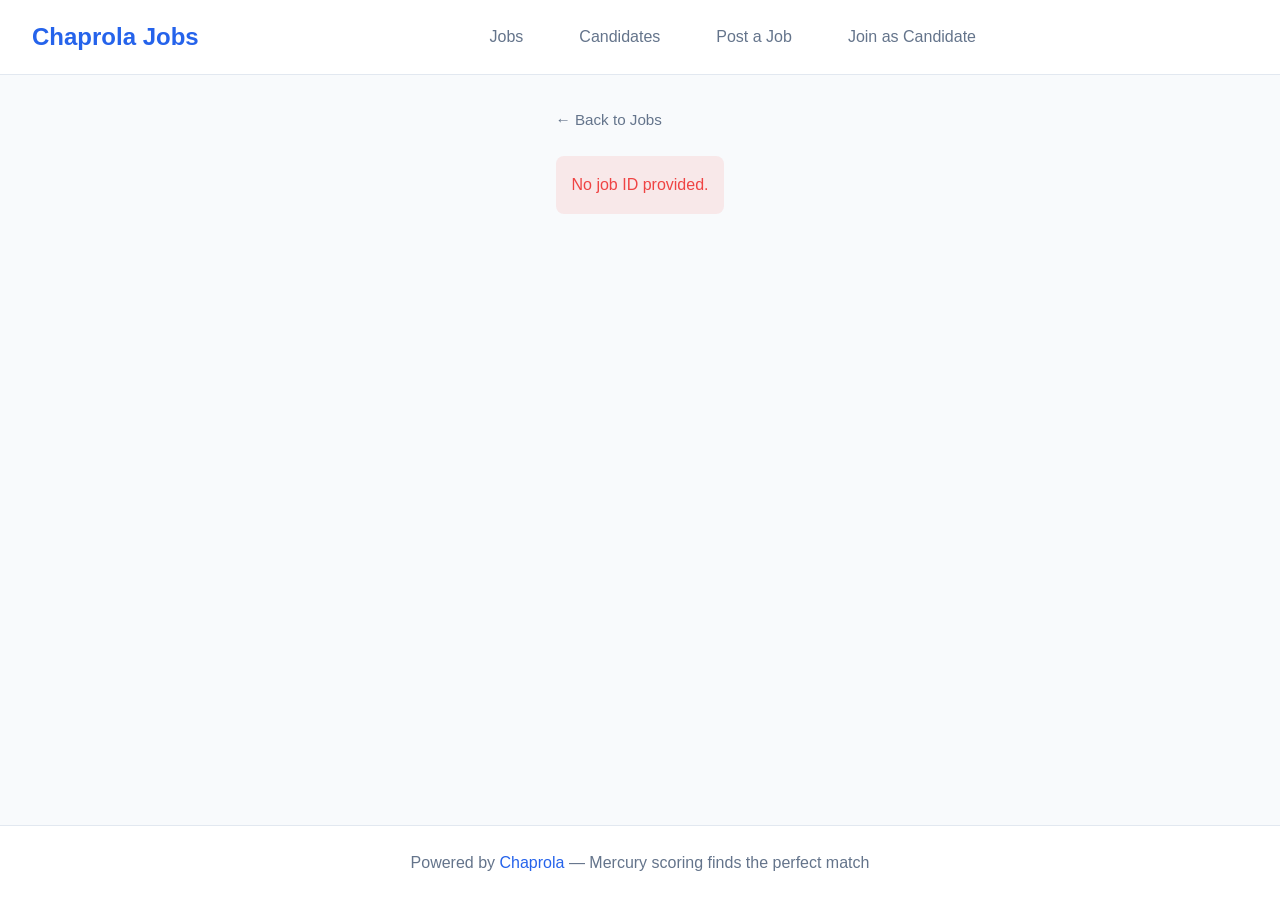
<file: frontend/job.html>
<!DOCTYPE html>
<html lang="en">
<head>
    <meta charset="UTF-8">
    <meta name="viewport" content="width=device-width, initial-scale=1.0">
    <title>Job Detail - Chaprola Jobs</title>
    <link rel="stylesheet" href="styles.css">
    <!-- chp-auth-widget: chaprola-auth.js -->
    <script src="https://chaprola.org/chaprola-auth.js"></script>
</head>
<body>
    <!-- BEGIN chp-auth-widget -->

<div id="chp-auth-bar" class="chp-auth-bar" aria-label="Account">
  <span id="chp-auth-identity" class="chp-auth-identity" hidden></span>
  <button id="chp-auth-login-btn" class="chp-auth-btn chp-auth-btn--primary" type="button" hidden>Log in</button>
  <button id="chp-auth-signup-btn" class="chp-auth-btn" type="button" hidden>Sign up</button>
  <button id="chp-auth-logout-btn" class="chp-auth-btn" type="button" hidden>Log out</button>
</div>

<dialog id="chp-auth-dialog" class="chp-auth-dialog">
  <form id="chp-auth-form" method="dialog" class="chp-auth-form">
    <h2 id="chp-auth-title">Log in</h2>
    <label>
      <span>Email</span>
      <input id="chp-auth-email" type="email" autocomplete="username" required>
    </label>
    <label>
      <span>Password</span>
      <input id="chp-auth-password" type="password" autocomplete="current-password" required minlength="8">
    </label>
    <label id="chp-auth-displayname-label" hidden>
      <span>Display name (optional)</span>
      <input id="chp-auth-displayname" type="text" autocomplete="nickname">
    </label>
    <div id="chp-auth-error" class="chp-auth-error" role="alert"></div>
    <div class="chp-auth-actions">
      <button value="cancel" class="chp-auth-btn">Cancel</button>
      <button id="chp-auth-submit" value="submit" class="chp-auth-btn chp-auth-btn--primary" type="submit">Log in</button>
    </div>
  </form>
</dialog>

<style>
  .chp-auth-bar {
    position: fixed;
    top: 0.75rem;
    right: 0.75rem;
    z-index: 9999;
    display: flex;
    gap: 0.5rem;
    align-items: center;
    font: 14px/1.3 -apple-system, BlinkMacSystemFont, "Segoe UI", Roboto, sans-serif;
  }
  .chp-auth-identity {
    padding: 0.2rem 0.6rem;
    color: #94a3b8;
    font-size: 0.85rem;
  }
  .chp-auth-btn {
    padding: 0.35rem 0.85rem;
    border: 1px solid #334155;
    background: #0f172a;
    color: #e2e8f0;
    border-radius: 6px;
    cursor: pointer;
    font: inherit;
  }
  .chp-auth-btn:hover { background: #1e293b; }
  .chp-auth-btn--primary {
    background: #2563eb;
    border-color: #2563eb;
    color: white;
  }
  .chp-auth-btn--primary:hover { background: #1d4ed8; }
  .chp-auth-dialog {
    max-width: 360px;
    border: 1px solid #334155;
    background: #0b1220;
    color: #e2e8f0;
    border-radius: 10px;
    padding: 1.25rem;
    font: 14px/1.5 -apple-system, BlinkMacSystemFont, "Segoe UI", Roboto, sans-serif;
  }
  .chp-auth-dialog::backdrop { background: rgba(0,0,0,0.5); }
  .chp-auth-form h2 { margin: 0 0 0.75rem; font-size: 1.25rem; color: #f1f5f9; }
  .chp-auth-form label { display: block; margin: 0.5rem 0; }
  .chp-auth-form label span { display: block; font-size: 0.85rem; color: #94a3b8; margin-bottom: 0.2rem; }
  .chp-auth-form input {
    width: 100%;
    padding: 0.5rem 0.7rem;
    border: 1px solid #334155;
    background: #0f172a;
    color: #e2e8f0;
    border-radius: 6px;
    font: inherit;
    box-sizing: border-box;
  }
  .chp-auth-error {
    min-height: 1.2em;
    color: #fca5a5;
    font-size: 0.85rem;
    margin-top: 0.5rem;
  }
  .chp-auth-actions {
    display: flex;
    justify-content: flex-end;
    gap: 0.5rem;
    margin-top: 0.75rem;
  }
</style>

<script>
(function () {
  var bar = document.getElementById('chp-auth-bar');
  var identity = document.getElementById('chp-auth-identity');
  var loginBtn = document.getElementById('chp-auth-login-btn');
  var signupBtn = document.getElementById('chp-auth-signup-btn');
  var logoutBtn = document.getElementById('chp-auth-logout-btn');
  var dialog = document.getElementById('chp-auth-dialog');
  var form = document.getElementById('chp-auth-form');
  var title = document.getElementById('chp-auth-title');
  var submit = document.getElementById('chp-auth-submit');
  var emailIn = document.getElementById('chp-auth-email');
  var passIn = document.getElementById('chp-auth-password');
  var nameLabel = document.getElementById('chp-auth-displayname-label');
  var nameIn = document.getElementById('chp-auth-displayname');
  var errorBox = document.getElementById('chp-auth-error');
  var mode = 'login';

  function waitForAuth() {
    if (window.chaprolaAuth) return Promise.resolve();
    return new Promise(function (resolve) {
      var tries = 0;
      var timer = setInterval(function () {
        if (window.chaprolaAuth || ++tries > 50) {
          clearInterval(timer);
          resolve();
        }
      }, 100);
    });
  }

  function render() {
    var user = window.chaprolaAuth && window.chaprolaAuth.getUser();
    if (user) {
      identity.hidden = false;
      identity.textContent = user.display_name || user.email || 'signed in';
      logoutBtn.hidden = false;
      loginBtn.hidden = true;
      signupBtn.hidden = true;
    } else {
      identity.hidden = true;
      logoutBtn.hidden = true;
      loginBtn.hidden = false;
      signupBtn.hidden = false;
    }
  }

  function openDialog(nextMode) {
    mode = nextMode;
    title.textContent = mode === 'signup' ? 'Sign up' : 'Log in';
    submit.textContent = mode === 'signup' ? 'Sign up' : 'Log in';
    nameLabel.hidden = mode !== 'signup';
    errorBox.textContent = '';
    form.reset();
    dialog.showModal();
  }

  form.addEventListener('submit', async function (ev) {
    ev.preventDefault();
    errorBox.textContent = '';
    submit.disabled = true;
    try {
      var body = { email: emailIn.value.trim(), password: passIn.value };
      if (mode === 'signup') {
        var dn = nameIn.value.trim();
        if (dn) body.display_name = dn;
        await window.chaprolaAuth.signup(body);
      } else {
        await window.chaprolaAuth.login(body);
      }
      await window.chaprolaAuth.me();
      dialog.close();
      render();
    } catch (err) {
      errorBox.textContent = (err && err.message) || String(err);
    } finally {
      submit.disabled = false;
    }
  });

  loginBtn.addEventListener('click', function () { openDialog('login'); });
  signupBtn.addEventListener('click', function () { openDialog('signup'); });
  logoutBtn.addEventListener('click', async function () {
    await window.chaprolaAuth.logout();
    render();
  });

  waitForAuth().then(function () {
    if (!window.chaprolaAuth) {
      bar.style.display = 'none';
      return;
    }
    window.chaprolaAuth.onAuthChange(render);
    window.chaprolaAuth.me().catch(function () {}).finally(render);
  });
})();
</script>
    <!-- END chp-auth-widget -->
    <nav class="navbar">
        <div class="nav-brand"><a href="./">Chaprola Jobs</a></div>
        <div class="nav-links">
            <a href="./">Jobs</a>
            <a href="candidates.html">Candidates</a>
            <a href="post-job.html">Post a Job</a>
            <a href="post-candidate.html">Join as Candidate</a>
        </div>
    </nav>
    <main class="container">
        <a href="./" class="back-link">&larr; Back to Jobs</a>
        <div id="job-detail" class="detail-container">
            <div class="loading">Loading job...</div>
        </div>
    </main>
    <footer class="footer">
        <p>Powered by <a href="https://chaprola.org" target="_blank">Chaprola</a> &mdash; Mercury scoring finds the perfect match</p>
    </footer>
    <script src="api.js?v=20260424-r3"></script>
    <script>
    document.addEventListener('DOMContentLoaded', async () => {
        const container = document.getElementById('job-detail');
        const jobId = getParam('id');
        if (!jobId) { container.innerHTML = '<div class="error">No job ID provided.</div>'; return; }

        try {
            const job = await getJob(jobId);
            if (!job) { container.innerHTML = '<div class="error">Job not found.</div>'; return; }
            document.title = `${job.title} at ${job.company} - Chaprola Jobs`;

            container.innerHTML = `
                <div class="detail-header">
                    <div style="display:flex;justify-content:space-between;align-items:start;">
                        <div>
                            <h1 class="detail-title">${job.title}</h1>
                            <div class="detail-subtitle">${job.company}</div>
                        </div>
                        ${job.remote_ok === 'true' ? '<span class="card-badge remote" style="font-size:1rem;padding:.5rem 1rem;">Remote OK</span>' : ''}
                    </div>
                    <div class="detail-meta">
                        <span>📍 ${job.location}</span>
                        <span>💰 ${formatSalary(job.salary_min, job.salary_max)}</span>
                        <span>📅 ${job.experience_years}+ years experience</span>
                        <span>Posted: ${job.posted_at}</span>
                    </div>
                </div>
                <div class="detail-section">
                    <h2>Description</h2>
                    <p>${job.job_desc || 'No description provided.'}</p>
                </div>
                <div class="detail-section">
                    <h2>Required Skills</h2>
                    <div class="card-skills" style="padding-top:0;">
                        ${parseSkills(job.skills).map(s => `<span class="skill-tag" style="font-size:.95rem;padding:.35rem .75rem;">${s}</span>`).join('')}
                    </div>
                </div>
                <div class="detail-section mercury-section" id="matches-section">
                    <h2>🎯 Mercury Match — Top Candidates</h2>
                    <div id="matches-list"><div class="loading" style="color:rgba(255,255,255,.8);">Finding matching candidates...</div></div>
                </div>
            `;

            // Load Mercury matches
            const matches = await findMatchingCandidates(job);
            const matchesEl = document.getElementById('matches-list');
            if (!matches.length) {
                matchesEl.innerHTML = '<p style="opacity:.8;">No matching candidates found.</p>';
            } else {
                // Absolute percentage (Mercury scores are already
                // normalised 0-1). Don't rescale to maxScore — that
                // dressed weak result sets up as 100% by definition
                // (Vogel A1, 2026-04-23).
                matchesEl.innerHTML = matches.map(c => {
                    const pct = Math.round((c._mercury_score || 0) * 100);
                    const color = pct >= 80 ? '#10b981' : pct >= 60 ? '#f59e0b' : '#ef4444';
                    return `
                    <a href="candidate.html?id=${c.cand_id}" class="match-card" style="text-decoration:none;color:white;">
                        <div class="match-info">
                            <div class="match-name">${c.name}</div>
                            <div class="match-detail">${c.headline || ''}</div>
                            <div class="match-detail" style="margin-top:.25rem;">${c.location} &middot; ${c.experience_years} yrs &middot; $${parseInt(c.desired_salary).toLocaleString()}</div>
                        </div>
                        <div class="match-score">
                            <div class="score-value" style="color:${color};">${pct}%</div>
                            <div class="score-label">match</div>
                            <div class="score-bar"><div class="score-fill" style="width:${pct}%;background:${color};"></div></div>
                        </div>
                    </a>`;
                }).join('');
            }
        } catch (e) {
            container.innerHTML = `<div class="error">Error loading job: ${e.message}</div>`;
        }
    });
    </script>
</body>
</html>
</file>
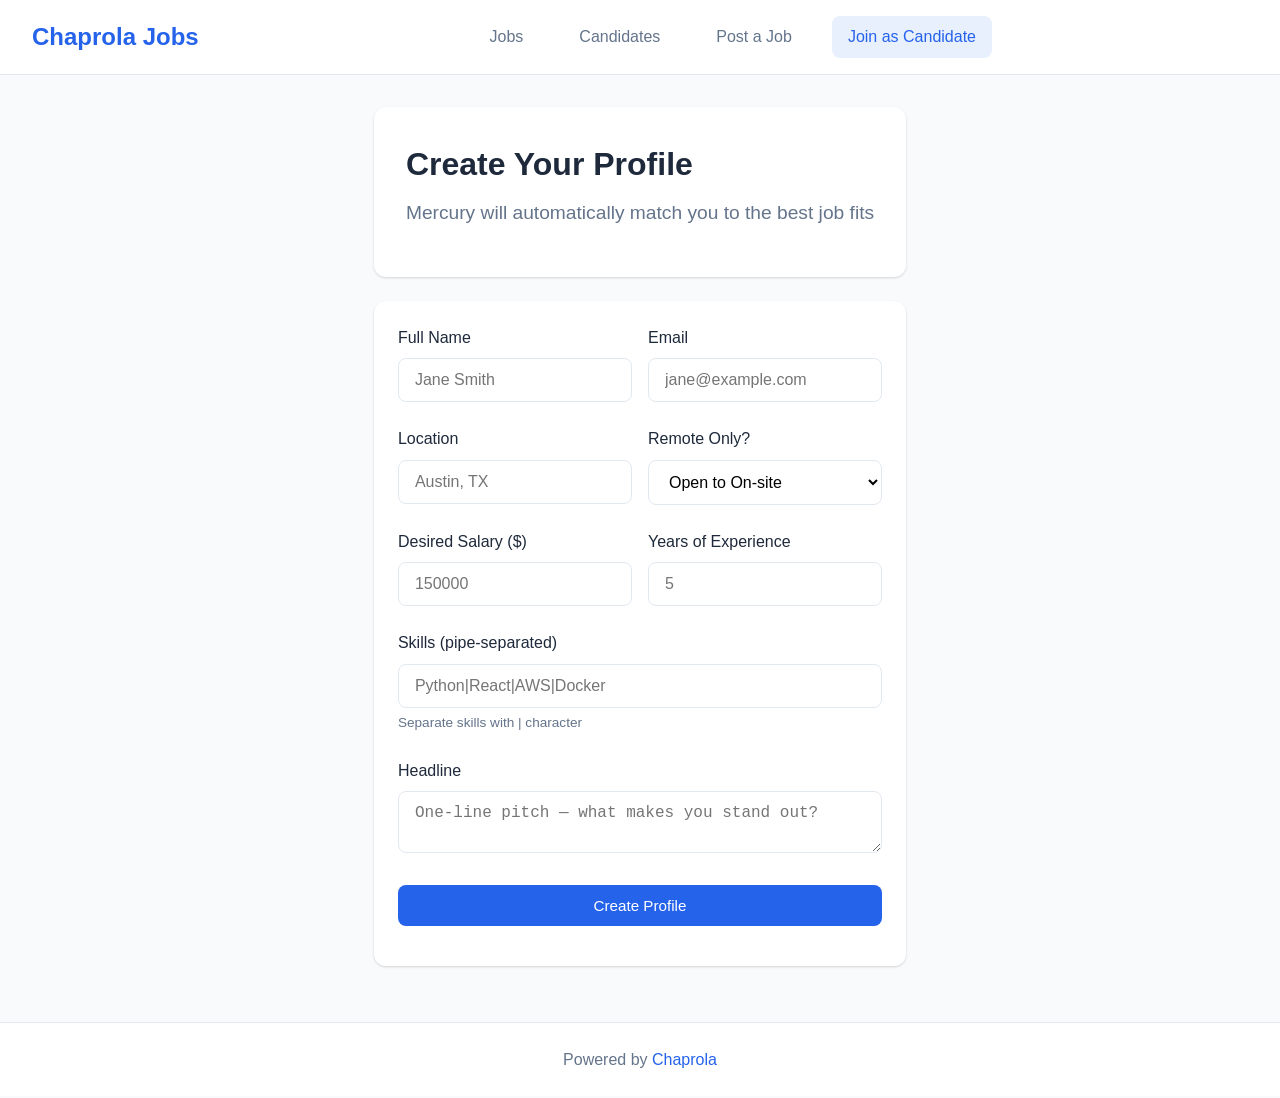
<file: frontend/post-candidate.html>
<!DOCTYPE html>
<html lang="en">
<head>
    <meta charset="UTF-8">
    <meta name="viewport" content="width=device-width, initial-scale=1.0">
    <title>Join as Candidate - Chaprola Jobs</title>
    <link rel="stylesheet" href="styles.css">
    <!-- chp-auth-widget: chaprola-auth.js -->
    <script src="https://chaprola.org/chaprola-auth.js"></script>
</head>
<body>
    <!-- BEGIN chp-auth-widget -->

<div id="chp-auth-bar" class="chp-auth-bar" aria-label="Account">
  <span id="chp-auth-identity" class="chp-auth-identity" hidden></span>
  <button id="chp-auth-login-btn" class="chp-auth-btn chp-auth-btn--primary" type="button" hidden>Log in</button>
  <button id="chp-auth-signup-btn" class="chp-auth-btn" type="button" hidden>Sign up</button>
  <button id="chp-auth-logout-btn" class="chp-auth-btn" type="button" hidden>Log out</button>
</div>

<dialog id="chp-auth-dialog" class="chp-auth-dialog">
  <form id="chp-auth-form" method="dialog" class="chp-auth-form">
    <h2 id="chp-auth-title">Log in</h2>
    <label>
      <span>Email</span>
      <input id="chp-auth-email" type="email" autocomplete="username" required>
    </label>
    <label>
      <span>Password</span>
      <input id="chp-auth-password" type="password" autocomplete="current-password" required minlength="8">
    </label>
    <label id="chp-auth-displayname-label" hidden>
      <span>Display name (optional)</span>
      <input id="chp-auth-displayname" type="text" autocomplete="nickname">
    </label>
    <div id="chp-auth-error" class="chp-auth-error" role="alert"></div>
    <div class="chp-auth-actions">
      <button value="cancel" class="chp-auth-btn">Cancel</button>
      <button id="chp-auth-submit" value="submit" class="chp-auth-btn chp-auth-btn--primary" type="submit">Log in</button>
    </div>
  </form>
</dialog>

<style>
  .chp-auth-bar {
    position: fixed;
    top: 0.75rem;
    right: 0.75rem;
    z-index: 9999;
    display: flex;
    gap: 0.5rem;
    align-items: center;
    font: 14px/1.3 -apple-system, BlinkMacSystemFont, "Segoe UI", Roboto, sans-serif;
  }
  .chp-auth-identity {
    padding: 0.2rem 0.6rem;
    color: #94a3b8;
    font-size: 0.85rem;
  }
  .chp-auth-btn {
    padding: 0.35rem 0.85rem;
    border: 1px solid #334155;
    background: #0f172a;
    color: #e2e8f0;
    border-radius: 6px;
    cursor: pointer;
    font: inherit;
  }
  .chp-auth-btn:hover { background: #1e293b; }
  .chp-auth-btn--primary {
    background: #2563eb;
    border-color: #2563eb;
    color: white;
  }
  .chp-auth-btn--primary:hover { background: #1d4ed8; }
  .chp-auth-dialog {
    max-width: 360px;
    border: 1px solid #334155;
    background: #0b1220;
    color: #e2e8f0;
    border-radius: 10px;
    padding: 1.25rem;
    font: 14px/1.5 -apple-system, BlinkMacSystemFont, "Segoe UI", Roboto, sans-serif;
  }
  .chp-auth-dialog::backdrop { background: rgba(0,0,0,0.5); }
  .chp-auth-form h2 { margin: 0 0 0.75rem; font-size: 1.25rem; color: #f1f5f9; }
  .chp-auth-form label { display: block; margin: 0.5rem 0; }
  .chp-auth-form label span { display: block; font-size: 0.85rem; color: #94a3b8; margin-bottom: 0.2rem; }
  .chp-auth-form input {
    width: 100%;
    padding: 0.5rem 0.7rem;
    border: 1px solid #334155;
    background: #0f172a;
    color: #e2e8f0;
    border-radius: 6px;
    font: inherit;
    box-sizing: border-box;
  }
  .chp-auth-error {
    min-height: 1.2em;
    color: #fca5a5;
    font-size: 0.85rem;
    margin-top: 0.5rem;
  }
  .chp-auth-actions {
    display: flex;
    justify-content: flex-end;
    gap: 0.5rem;
    margin-top: 0.75rem;
  }
</style>

<script>
(function () {
  var bar = document.getElementById('chp-auth-bar');
  var identity = document.getElementById('chp-auth-identity');
  var loginBtn = document.getElementById('chp-auth-login-btn');
  var signupBtn = document.getElementById('chp-auth-signup-btn');
  var logoutBtn = document.getElementById('chp-auth-logout-btn');
  var dialog = document.getElementById('chp-auth-dialog');
  var form = document.getElementById('chp-auth-form');
  var title = document.getElementById('chp-auth-title');
  var submit = document.getElementById('chp-auth-submit');
  var emailIn = document.getElementById('chp-auth-email');
  var passIn = document.getElementById('chp-auth-password');
  var nameLabel = document.getElementById('chp-auth-displayname-label');
  var nameIn = document.getElementById('chp-auth-displayname');
  var errorBox = document.getElementById('chp-auth-error');
  var mode = 'login';

  function waitForAuth() {
    if (window.chaprolaAuth) return Promise.resolve();
    return new Promise(function (resolve) {
      var tries = 0;
      var timer = setInterval(function () {
        if (window.chaprolaAuth || ++tries > 50) {
          clearInterval(timer);
          resolve();
        }
      }, 100);
    });
  }

  function render() {
    var user = window.chaprolaAuth && window.chaprolaAuth.getUser();
    if (user) {
      identity.hidden = false;
      identity.textContent = user.display_name || user.email || 'signed in';
      logoutBtn.hidden = false;
      loginBtn.hidden = true;
      signupBtn.hidden = true;
    } else {
      identity.hidden = true;
      logoutBtn.hidden = true;
      loginBtn.hidden = false;
      signupBtn.hidden = false;
    }
  }

  function openDialog(nextMode) {
    mode = nextMode;
    title.textContent = mode === 'signup' ? 'Sign up' : 'Log in';
    submit.textContent = mode === 'signup' ? 'Sign up' : 'Log in';
    nameLabel.hidden = mode !== 'signup';
    errorBox.textContent = '';
    form.reset();
    dialog.showModal();
  }

  form.addEventListener('submit', async function (ev) {
    ev.preventDefault();
    errorBox.textContent = '';
    submit.disabled = true;
    try {
      var body = { email: emailIn.value.trim(), password: passIn.value };
      if (mode === 'signup') {
        var dn = nameIn.value.trim();
        if (dn) body.display_name = dn;
        await window.chaprolaAuth.signup(body);
      } else {
        await window.chaprolaAuth.login(body);
      }
      await window.chaprolaAuth.me();
      dialog.close();
      render();
    } catch (err) {
      errorBox.textContent = (err && err.message) || String(err);
    } finally {
      submit.disabled = false;
    }
  });

  loginBtn.addEventListener('click', function () { openDialog('login'); });
  signupBtn.addEventListener('click', function () { openDialog('signup'); });
  logoutBtn.addEventListener('click', async function () {
    await window.chaprolaAuth.logout();
    render();
  });

  waitForAuth().then(function () {
    if (!window.chaprolaAuth) {
      bar.style.display = 'none';
      return;
    }
    window.chaprolaAuth.onAuthChange(render);
    window.chaprolaAuth.me().catch(function () {}).finally(render);
  });
})();
</script>
    <!-- END chp-auth-widget -->
    <nav class="navbar">
        <div class="nav-brand"><a href="./">Chaprola Jobs</a></div>
        <div class="nav-links">
            <a href="./">Jobs</a>
            <a href="candidates.html">Candidates</a>
            <a href="post-job.html">Post a Job</a>
            <a href="post-candidate.html" class="active">Join as Candidate</a>
        </div>
    </nav>
    <main class="container">
        <div class="detail-container">
            <div class="detail-header">
                <h1 class="detail-title">Create Your Profile</h1>
                <p class="detail-subtitle">Mercury will automatically match you to the best job fits</p>
            </div>
            <div class="detail-section">
                <form id="cand-form">
                    <div class="form-row">
                        <div class="form-group">
                            <label class="form-label">Full Name</label>
                            <input type="text" name="name" class="form-input" required placeholder="Jane Smith">
                        </div>
                        <div class="form-group">
                            <label class="form-label">Email</label>
                            <input type="email" name="email" class="form-input" required placeholder="jane@example.com">
                        </div>
                    </div>
                    <div class="form-row">
                        <div class="form-group">
                            <label class="form-label">Location</label>
                            <input type="text" name="location" class="form-input" required placeholder="Austin, TX">
                        </div>
                        <div class="form-group">
                            <label class="form-label">Remote Only?</label>
                            <select name="remote_only" class="form-select">
                                <option value="false">Open to On-site</option>
                                <option value="true">Remote Only</option>
                            </select>
                        </div>
                    </div>
                    <div class="form-row">
                        <div class="form-group">
                            <label class="form-label">Desired Salary ($)</label>
                            <input type="number" name="desired_salary" class="form-input" required placeholder="150000">
                        </div>
                        <div class="form-group">
                            <label class="form-label">Years of Experience</label>
                            <input type="number" name="experience_years" class="form-input" required placeholder="5">
                        </div>
                    </div>
                    <div class="form-group">
                        <label class="form-label">Skills (pipe-separated)</label>
                        <input type="text" name="skills" class="form-input" required placeholder="Python|React|AWS|Docker">
                        <div class="form-hint">Separate skills with | character</div>
                    </div>
                    <div class="form-group">
                        <label class="form-label">Headline</label>
                        <textarea name="headline" class="form-textarea" required placeholder="One-line pitch — what makes you stand out?" style="min-height:60px;"></textarea>
                    </div>
                    <button type="submit" class="btn btn-primary" style="width:100%;">Create Profile</button>
                </form>
                <div id="result" style="margin-top:1rem;"></div>
            </div>
        </div>
    </main>
    <footer class="footer">
        <p>Powered by <a href="https://chaprola.org" target="_blank">Chaprola</a></p>
    </footer>
    <script src="api.js?v=20260424-r3"></script>
    <script>
    document.getElementById('cand-form').addEventListener('submit', async (e) => {
        e.preventDefault();
        const form = e.target;
        const result = document.getElementById('result');
        if (!isLoggedIn()) {
            result.innerHTML = '<div class="error">Please log in (top-right) before creating a candidate profile — your sub stamps the profile owner.</div>';
            return;
        }
        const btn = form.querySelector('button[type=submit]');
        btn.disabled = true;
        btn.textContent = 'Creating...';
        try {
            const candId = 'CAND-' + Math.random().toString(36).substr(2, 8).toUpperCase();
            const data = {
                cand_id: candId,
                cand_label: form.name.value,
                cand_inbox: form.email.value,
                location: form.location.value,
                desired_salary: form.desired_salary.value,
                experience_years: form.experience_years.value,
                skills: form.skills.value,
                remote_only: form.remote_only.value,
                headline: form.headline.value,
                available: 'true',
                created_at: new Date().toISOString().split('T')[0],
                owner_sub: currentUserId()
            };
            const res = await apiCall('/insert-record', { file: 'candidates', record: data });
            result.innerHTML = `<div class="success">Profile created! <a href="candidate.html?id=${candId}">View your matches &rarr;</a></div>`;
            form.reset();
        } catch (err) {
            result.innerHTML = `<div class="error">Failed: ${err.message}</div>`;
        }
        btn.disabled = false;
        btn.textContent = 'Create Profile';
    });
    </script>
</body>
</html>
</file>
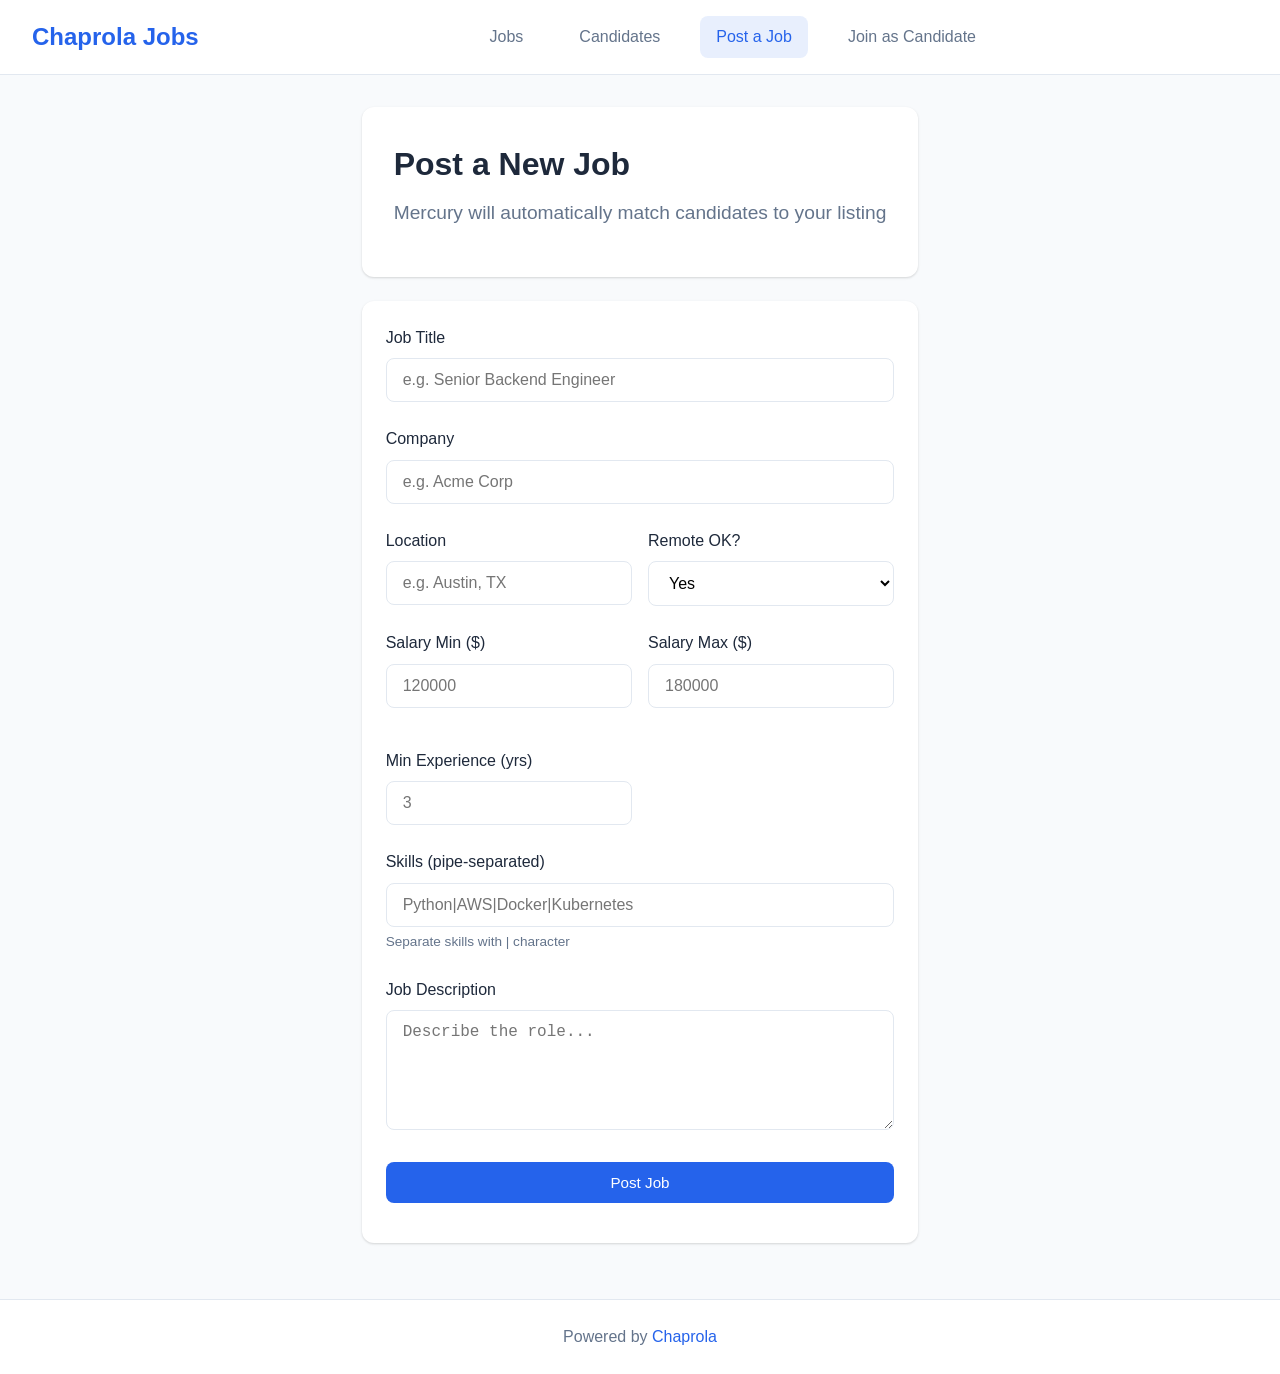
<file: frontend/post-job.html>
<!DOCTYPE html>
<html lang="en">
<head>
    <meta charset="UTF-8">
    <meta name="viewport" content="width=device-width, initial-scale=1.0">
    <title>Post a Job - Chaprola Jobs</title>
    <link rel="stylesheet" href="styles.css">
    <!-- chp-auth-widget: chaprola-auth.js -->
    <script src="https://chaprola.org/chaprola-auth.js"></script>
</head>
<body>
    <!-- BEGIN chp-auth-widget -->

<div id="chp-auth-bar" class="chp-auth-bar" aria-label="Account">
  <span id="chp-auth-identity" class="chp-auth-identity" hidden></span>
  <button id="chp-auth-login-btn" class="chp-auth-btn chp-auth-btn--primary" type="button" hidden>Log in</button>
  <button id="chp-auth-signup-btn" class="chp-auth-btn" type="button" hidden>Sign up</button>
  <button id="chp-auth-logout-btn" class="chp-auth-btn" type="button" hidden>Log out</button>
</div>

<dialog id="chp-auth-dialog" class="chp-auth-dialog">
  <form id="chp-auth-form" method="dialog" class="chp-auth-form">
    <h2 id="chp-auth-title">Log in</h2>
    <label>
      <span>Email</span>
      <input id="chp-auth-email" type="email" autocomplete="username" required>
    </label>
    <label>
      <span>Password</span>
      <input id="chp-auth-password" type="password" autocomplete="current-password" required minlength="8">
    </label>
    <label id="chp-auth-displayname-label" hidden>
      <span>Display name (optional)</span>
      <input id="chp-auth-displayname" type="text" autocomplete="nickname">
    </label>
    <div id="chp-auth-error" class="chp-auth-error" role="alert"></div>
    <div class="chp-auth-actions">
      <button value="cancel" class="chp-auth-btn">Cancel</button>
      <button id="chp-auth-submit" value="submit" class="chp-auth-btn chp-auth-btn--primary" type="submit">Log in</button>
    </div>
  </form>
</dialog>

<style>
  .chp-auth-bar {
    position: fixed;
    top: 0.75rem;
    right: 0.75rem;
    z-index: 9999;
    display: flex;
    gap: 0.5rem;
    align-items: center;
    font: 14px/1.3 -apple-system, BlinkMacSystemFont, "Segoe UI", Roboto, sans-serif;
  }
  .chp-auth-identity {
    padding: 0.2rem 0.6rem;
    color: #94a3b8;
    font-size: 0.85rem;
  }
  .chp-auth-btn {
    padding: 0.35rem 0.85rem;
    border: 1px solid #334155;
    background: #0f172a;
    color: #e2e8f0;
    border-radius: 6px;
    cursor: pointer;
    font: inherit;
  }
  .chp-auth-btn:hover { background: #1e293b; }
  .chp-auth-btn--primary {
    background: #2563eb;
    border-color: #2563eb;
    color: white;
  }
  .chp-auth-btn--primary:hover { background: #1d4ed8; }
  .chp-auth-dialog {
    max-width: 360px;
    border: 1px solid #334155;
    background: #0b1220;
    color: #e2e8f0;
    border-radius: 10px;
    padding: 1.25rem;
    font: 14px/1.5 -apple-system, BlinkMacSystemFont, "Segoe UI", Roboto, sans-serif;
  }
  .chp-auth-dialog::backdrop { background: rgba(0,0,0,0.5); }
  .chp-auth-form h2 { margin: 0 0 0.75rem; font-size: 1.25rem; color: #f1f5f9; }
  .chp-auth-form label { display: block; margin: 0.5rem 0; }
  .chp-auth-form label span { display: block; font-size: 0.85rem; color: #94a3b8; margin-bottom: 0.2rem; }
  .chp-auth-form input {
    width: 100%;
    padding: 0.5rem 0.7rem;
    border: 1px solid #334155;
    background: #0f172a;
    color: #e2e8f0;
    border-radius: 6px;
    font: inherit;
    box-sizing: border-box;
  }
  .chp-auth-error {
    min-height: 1.2em;
    color: #fca5a5;
    font-size: 0.85rem;
    margin-top: 0.5rem;
  }
  .chp-auth-actions {
    display: flex;
    justify-content: flex-end;
    gap: 0.5rem;
    margin-top: 0.75rem;
  }
</style>

<script>
(function () {
  var bar = document.getElementById('chp-auth-bar');
  var identity = document.getElementById('chp-auth-identity');
  var loginBtn = document.getElementById('chp-auth-login-btn');
  var signupBtn = document.getElementById('chp-auth-signup-btn');
  var logoutBtn = document.getElementById('chp-auth-logout-btn');
  var dialog = document.getElementById('chp-auth-dialog');
  var form = document.getElementById('chp-auth-form');
  var title = document.getElementById('chp-auth-title');
  var submit = document.getElementById('chp-auth-submit');
  var emailIn = document.getElementById('chp-auth-email');
  var passIn = document.getElementById('chp-auth-password');
  var nameLabel = document.getElementById('chp-auth-displayname-label');
  var nameIn = document.getElementById('chp-auth-displayname');
  var errorBox = document.getElementById('chp-auth-error');
  var mode = 'login';

  function waitForAuth() {
    if (window.chaprolaAuth) return Promise.resolve();
    return new Promise(function (resolve) {
      var tries = 0;
      var timer = setInterval(function () {
        if (window.chaprolaAuth || ++tries > 50) {
          clearInterval(timer);
          resolve();
        }
      }, 100);
    });
  }

  function render() {
    var user = window.chaprolaAuth && window.chaprolaAuth.getUser();
    if (user) {
      identity.hidden = false;
      identity.textContent = user.display_name || user.email || 'signed in';
      logoutBtn.hidden = false;
      loginBtn.hidden = true;
      signupBtn.hidden = true;
    } else {
      identity.hidden = true;
      logoutBtn.hidden = true;
      loginBtn.hidden = false;
      signupBtn.hidden = false;
    }
  }

  function openDialog(nextMode) {
    mode = nextMode;
    title.textContent = mode === 'signup' ? 'Sign up' : 'Log in';
    submit.textContent = mode === 'signup' ? 'Sign up' : 'Log in';
    nameLabel.hidden = mode !== 'signup';
    errorBox.textContent = '';
    form.reset();
    dialog.showModal();
  }

  form.addEventListener('submit', async function (ev) {
    ev.preventDefault();
    errorBox.textContent = '';
    submit.disabled = true;
    try {
      var body = { email: emailIn.value.trim(), password: passIn.value };
      if (mode === 'signup') {
        var dn = nameIn.value.trim();
        if (dn) body.display_name = dn;
        await window.chaprolaAuth.signup(body);
      } else {
        await window.chaprolaAuth.login(body);
      }
      await window.chaprolaAuth.me();
      dialog.close();
      render();
    } catch (err) {
      errorBox.textContent = (err && err.message) || String(err);
    } finally {
      submit.disabled = false;
    }
  });

  loginBtn.addEventListener('click', function () { openDialog('login'); });
  signupBtn.addEventListener('click', function () { openDialog('signup'); });
  logoutBtn.addEventListener('click', async function () {
    await window.chaprolaAuth.logout();
    render();
  });

  waitForAuth().then(function () {
    if (!window.chaprolaAuth) {
      bar.style.display = 'none';
      return;
    }
    window.chaprolaAuth.onAuthChange(render);
    window.chaprolaAuth.me().catch(function () {}).finally(render);
  });
})();
</script>
    <!-- END chp-auth-widget -->
    <nav class="navbar">
        <div class="nav-brand"><a href="./">Chaprola Jobs</a></div>
        <div class="nav-links">
            <a href="./">Jobs</a>
            <a href="candidates.html">Candidates</a>
            <a href="post-job.html" class="active">Post a Job</a>
            <a href="post-candidate.html">Join as Candidate</a>
        </div>
    </nav>
    <main class="container">
        <div class="detail-container">
            <div class="detail-header">
                <h1 class="detail-title">Post a New Job</h1>
                <p class="detail-subtitle">Mercury will automatically match candidates to your listing</p>
            </div>
            <div class="detail-section">
                <form id="job-form">
                    <div class="form-group">
                        <label class="form-label">Job Title</label>
                        <input type="text" name="title" class="form-input" required placeholder="e.g. Senior Backend Engineer">
                    </div>
                    <div class="form-group">
                        <label class="form-label">Company</label>
                        <input type="text" name="company" class="form-input" required placeholder="e.g. Acme Corp">
                    </div>
                    <div class="form-row">
                        <div class="form-group">
                            <label class="form-label">Location</label>
                            <input type="text" name="location" class="form-input" required placeholder="e.g. Austin, TX">
                        </div>
                        <div class="form-group">
                            <label class="form-label">Remote OK?</label>
                            <select name="remote_ok" class="form-select">
                                <option value="true">Yes</option>
                                <option value="false">No</option>
                            </select>
                        </div>
                    </div>
                    <div class="form-row">
                        <div class="form-group">
                            <label class="form-label">Salary Min ($)</label>
                            <input type="number" name="salary_min" class="form-input" required placeholder="120000">
                        </div>
                        <div class="form-group">
                            <label class="form-label">Salary Max ($)</label>
                            <input type="number" name="salary_max" class="form-input" required placeholder="180000">
                        </div>
                        <div class="form-group">
                            <label class="form-label">Min Experience (yrs)</label>
                            <input type="number" name="experience_years" class="form-input" required placeholder="3">
                        </div>
                    </div>
                    <div class="form-group">
                        <label class="form-label">Skills (pipe-separated)</label>
                        <input type="text" name="skills" class="form-input" required placeholder="Python|AWS|Docker|Kubernetes">
                        <div class="form-hint">Separate skills with | character</div>
                    </div>
                    <div class="form-group">
                        <label class="form-label">Job Description</label>
                        <textarea name="job_desc" class="form-textarea" required placeholder="Describe the role..."></textarea>
                    </div>
                    <button type="submit" class="btn btn-primary" style="width:100%;">Post Job</button>
                </form>
                <div id="result" style="margin-top:1rem;"></div>
            </div>
        </div>
    </main>
    <footer class="footer">
        <p>Powered by <a href="https://chaprola.org" target="_blank">Chaprola</a></p>
    </footer>
    <script src="api.js?v=20260424-r3"></script>
    <script>
    document.getElementById('job-form').addEventListener('submit', async (e) => {
        e.preventDefault();
        const form = e.target;
        const result = document.getElementById('result');
        if (!isLoggedIn()) {
            result.innerHTML = '<div class="error">Please log in (top-right) before posting a job — your sub stamps the listing owner.</div>';
            return;
        }
        const btn = form.querySelector('button[type=submit]');
        btn.disabled = true;
        btn.textContent = 'Posting...';
        try {
            const jobId = 'JOB-' + Math.random().toString(36).substr(2, 8).toUpperCase();
            const data = {
                job_id: jobId,
                title: form.title.value,
                company: form.company.value,
                location: form.location.value,
                salary_min: form.salary_min.value,
                salary_max: form.salary_max.value,
                experience_years: form.experience_years.value,
                skills: form.skills.value,
                remote_ok: form.remote_ok.value,
                posted_at: new Date().toISOString().split('T')[0],
                status: 'open',
                job_desc: form.job_desc.value,
                poster_sub: currentUserId()
            };
            const res = await apiCall('/insert-record', { file: 'listings', record: data });
            result.innerHTML = `<div class="success">Job posted! <a href="job.html?id=${jobId}">View your listing &rarr;</a></div>`;
            form.reset();
        } catch (err) {
            result.innerHTML = `<div class="error">Failed to post: ${err.message}</div>`;
        }
        btn.disabled = false;
        btn.textContent = 'Post Job';
    });
    </script>
</body>
</html>
</file>
<file: frontend/styles.css>
/* CSS Reset and Base Styles */
*, *::before, *::after {
    box-sizing: border-box;
    margin: 0;
    padding: 0;
}

:root {
    --primary: #2563eb;
    --primary-dark: #1d4ed8;
    --secondary: #64748b;
    --success: #10b981;
    --warning: #f59e0b;
    --danger: #ef4444;
    --background: #f8fafc;
    --surface: #ffffff;
    --text: #1e293b;
    --text-muted: #64748b;
    --border: #e2e8f0;
    --shadow: 0 1px 3px rgba(0, 0, 0, 0.1), 0 1px 2px rgba(0, 0, 0, 0.06);
    --shadow-lg: 0 10px 15px -3px rgba(0, 0, 0, 0.1), 0 4px 6px -2px rgba(0, 0, 0, 0.05);
    --radius: 8px;
    --radius-lg: 12px;
}

body {
    font-family: -apple-system, BlinkMacSystemFont, 'Segoe UI', Roboto, Oxygen, Ubuntu, sans-serif;
    background: var(--background);
    color: var(--text);
    line-height: 1.6;
    min-height: 100vh;
    display: flex;
    flex-direction: column;
}

/* Navigation
   The chp-auth-widget is fixed top-right at z-index 9999 (~280px wide
   when logged in: identity badge + Log out button). Reserve right
   padding on the navbar so the rightmost nav link can never collide
   with it (Vogel A3 2026-04-23). */
.navbar {
    background: var(--surface);
    border-bottom: 1px solid var(--border);
    padding: 1rem 18rem 1rem 2rem;
    display: flex;
    justify-content: space-between;
    align-items: center;
    position: sticky;
    top: 0;
    z-index: 100;
}

@media (max-width: 600px) {
    .navbar {
        padding-right: 2rem;
    }
}

.nav-brand a {
    font-size: 1.5rem;
    font-weight: 700;
    color: var(--primary);
    text-decoration: none;
}

.nav-links {
    display: flex;
    gap: 1.5rem;
}

.nav-links a {
    color: var(--text-muted);
    text-decoration: none;
    font-weight: 500;
    padding: 0.5rem 1rem;
    border-radius: var(--radius);
    transition: all 0.2s;
}

.nav-links a:hover,
.nav-links a.active {
    color: var(--primary);
    background: rgba(37, 99, 235, 0.1);
}

/* Container */
.container {
    max-width: 1200px;
    margin: 0 auto;
    padding: 2rem;
    flex: 1;
}

/* Page Header */
.page-header {
    text-align: center;
    margin-bottom: 2rem;
}

.page-header h1 {
    font-size: 2.5rem;
    font-weight: 700;
    margin-bottom: 0.5rem;
}

.subtitle {
    color: var(--text-muted);
    font-size: 1.1rem;
}

/* Filters */
.filters {
    display: flex;
    gap: 1rem;
    margin-bottom: 2rem;
    flex-wrap: wrap;
}

.search-input,
.filter-select {
    padding: 0.75rem 1rem;
    border: 1px solid var(--border);
    border-radius: var(--radius);
    font-size: 1rem;
    background: var(--surface);
    transition: border-color 0.2s, box-shadow 0.2s;
}

.search-input {
    flex: 1;
    min-width: 200px;
}

.search-input:focus,
.filter-select:focus {
    outline: none;
    border-color: var(--primary);
    box-shadow: 0 0 0 3px rgba(37, 99, 235, 0.1);
}

/* Cards Grid */
.cards-grid {
    display: grid;
    grid-template-columns: repeat(auto-fill, minmax(350px, 1fr));
    gap: 1.5rem;
}

/* Job/Candidate Card */
.card {
    background: var(--surface);
    border-radius: var(--radius-lg);
    box-shadow: var(--shadow);
    padding: 1.5rem;
    transition: transform 0.2s, box-shadow 0.2s;
    display: flex;
    flex-direction: column;
}

.card:hover {
    transform: translateY(-2px);
    box-shadow: var(--shadow-lg);
}

.card-header {
    display: flex;
    justify-content: space-between;
    align-items: flex-start;
    margin-bottom: 1rem;
}

.card-title {
    font-size: 1.25rem;
    font-weight: 600;
    color: var(--text);
    margin-bottom: 0.25rem;
}

.card-company,
.card-headline {
    color: var(--text-muted);
    font-size: 0.95rem;
}

.card-badge {
    background: rgba(37, 99, 235, 0.1);
    color: var(--primary);
    padding: 0.25rem 0.75rem;
    border-radius: 999px;
    font-size: 0.85rem;
    font-weight: 500;
    white-space: nowrap;
}

.card-badge.remote {
    background: rgba(16, 185, 129, 0.1);
    color: var(--success);
}

.card-meta {
    display: flex;
    flex-wrap: wrap;
    gap: 1rem;
    margin: 1rem 0;
    font-size: 0.9rem;
    color: var(--text-muted);
}

.card-meta span {
    display: flex;
    align-items: center;
    gap: 0.25rem;
}

.card-skills {
    display: flex;
    flex-wrap: wrap;
    gap: 0.5rem;
    margin-top: auto;
    padding-top: 1rem;
}

.skill-tag {
    background: var(--background);
    color: var(--text-muted);
    padding: 0.25rem 0.5rem;
    border-radius: var(--radius);
    font-size: 0.8rem;
}

.card-actions {
    display: flex;
    gap: 0.75rem;
    margin-top: 1.25rem;
    padding-top: 1.25rem;
    border-top: 1px solid var(--border);
}

/* Buttons */
.btn {
    display: inline-flex;
    align-items: center;
    justify-content: center;
    padding: 0.75rem 1.5rem;
    border-radius: var(--radius);
    font-size: 0.95rem;
    font-weight: 500;
    text-decoration: none;
    cursor: pointer;
    transition: all 0.2s;
    border: none;
}

.btn-primary {
    background: var(--primary);
    color: white;
}

.btn-primary:hover {
    background: var(--primary-dark);
}

.btn-secondary {
    background: var(--background);
    color: var(--text);
    border: 1px solid var(--border);
}

.btn-secondary:hover {
    background: var(--border);
}

.btn-sm {
    padding: 0.5rem 1rem;
    font-size: 0.85rem;
}

/* Detail Page */
.detail-container {
    max-width: 800px;
    margin: 0 auto;
}

.detail-header {
    background: var(--surface);
    border-radius: var(--radius-lg);
    padding: 2rem;
    margin-bottom: 1.5rem;
    box-shadow: var(--shadow);
}

.detail-title {
    font-size: 2rem;
    margin-bottom: 0.5rem;
}

.detail-subtitle {
    font-size: 1.2rem;
    color: var(--text-muted);
    margin-bottom: 1rem;
}

.detail-meta {
    display: flex;
    flex-wrap: wrap;
    gap: 1.5rem;
    margin-top: 1rem;
}

.detail-section {
    background: var(--surface);
    border-radius: var(--radius-lg);
    padding: 1.5rem;
    margin-bottom: 1.5rem;
    box-shadow: var(--shadow);
}

.detail-section h2 {
    font-size: 1.25rem;
    margin-bottom: 1rem;
    padding-bottom: 0.75rem;
    border-bottom: 1px solid var(--border);
}

/* Mercury Score Display */
.mercury-section {
    background: linear-gradient(135deg, var(--primary) 0%, #7c3aed 100%);
    color: white;
}

.mercury-section h2 {
    color: white;
    border-color: rgba(255, 255, 255, 0.2);
}

.match-card {
    background: rgba(255, 255, 255, 0.1);
    border-radius: var(--radius);
    padding: 1rem;
    margin-bottom: 0.75rem;
    display: flex;
    justify-content: space-between;
    align-items: center;
    transition: background 0.2s;
}

.match-card:hover {
    background: rgba(255, 255, 255, 0.2);
}

.match-info {
    flex: 1;
}

.match-name {
    font-weight: 600;
    font-size: 1.1rem;
    margin-bottom: 0.25rem;
}

.match-detail {
    opacity: 0.9;
    font-size: 0.9rem;
}

.match-score {
    display: flex;
    flex-direction: column;
    align-items: center;
    margin-left: 1rem;
}

.score-value {
    font-size: 2rem;
    font-weight: 700;
}

.score-label {
    font-size: 0.75rem;
    opacity: 0.8;
    text-transform: uppercase;
}

.score-bar {
    width: 100px;
    height: 8px;
    background: rgba(255, 255, 255, 0.2);
    border-radius: 4px;
    overflow: hidden;
    margin-top: 0.5rem;
}

.score-fill {
    height: 100%;
    background: white;
    border-radius: 4px;
    transition: width 0.5s ease-out;
}

/* Form Styles */
.form-group {
    margin-bottom: 1.5rem;
}

.form-label {
    display: block;
    font-weight: 500;
    margin-bottom: 0.5rem;
}

.form-input,
.form-textarea,
.form-select {
    width: 100%;
    padding: 0.75rem 1rem;
    border: 1px solid var(--border);
    border-radius: var(--radius);
    font-size: 1rem;
    background: var(--surface);
    transition: border-color 0.2s, box-shadow 0.2s;
}

.form-input:focus,
.form-textarea:focus,
.form-select:focus {
    outline: none;
    border-color: var(--primary);
    box-shadow: 0 0 0 3px rgba(37, 99, 235, 0.1);
}

.form-textarea {
    min-height: 120px;
    resize: vertical;
}

.form-row {
    display: grid;
    grid-template-columns: repeat(auto-fit, minmax(200px, 1fr));
    gap: 1rem;
}

.form-hint {
    font-size: 0.85rem;
    color: var(--text-muted);
    margin-top: 0.25rem;
}

/* Footer */
.footer {
    background: var(--surface);
    border-top: 1px solid var(--border);
    padding: 1.5rem;
    text-align: center;
    color: var(--text-muted);
}

.footer a {
    color: var(--primary);
    text-decoration: none;
}

/* Loading State */
.loading {
    text-align: center;
    padding: 3rem;
    color: var(--text-muted);
}

/* Error State */
.error {
    background: rgba(239, 68, 68, 0.1);
    color: var(--danger);
    padding: 1rem;
    border-radius: var(--radius);
    text-align: center;
}

/* Success State */
.success {
    background: rgba(16, 185, 129, 0.1);
    color: var(--success);
    padding: 1rem;
    border-radius: var(--radius);
    text-align: center;
}

/* Back Link */
.back-link {
    display: inline-flex;
    align-items: center;
    gap: 0.5rem;
    color: var(--text-muted);
    text-decoration: none;
    margin-bottom: 1.5rem;
    font-size: 0.95rem;
}

.back-link:hover {
    color: var(--primary);
}

/* Pagination */
.pagination {
    display: flex;
    justify-content: center;
    align-items: center;
    gap: 1rem;
    margin-top: 2rem;
    padding-top: 2rem;
    grid-column: 1 / -1;
}

.page-btn {
    padding: 0.75rem 1.5rem;
    border-radius: var(--radius);
    font-size: 0.95rem;
    font-weight: 500;
    cursor: pointer;
    transition: all 0.2s;
    border: none;
    background: var(--primary);
    color: white;
}

.page-btn:hover {
    background: var(--primary-dark);
}

.page-info {
    color: var(--text-muted);
    font-size: 0.95rem;
}

/* Responsive */
@media (max-width: 768px) {
    .navbar {
        flex-direction: column;
        gap: 1rem;
        padding: 1rem;
    }

    .nav-links {
        flex-wrap: wrap;
        justify-content: center;
    }

    .container {
        padding: 1rem;
    }

    .page-header h1 {
        font-size: 1.75rem;
    }

    .cards-grid {
        grid-template-columns: 1fr;
    }

    .filters {
        flex-direction: column;
    }

    .detail-meta {
        flex-direction: column;
        gap: 0.75rem;
    }
}
</file>
